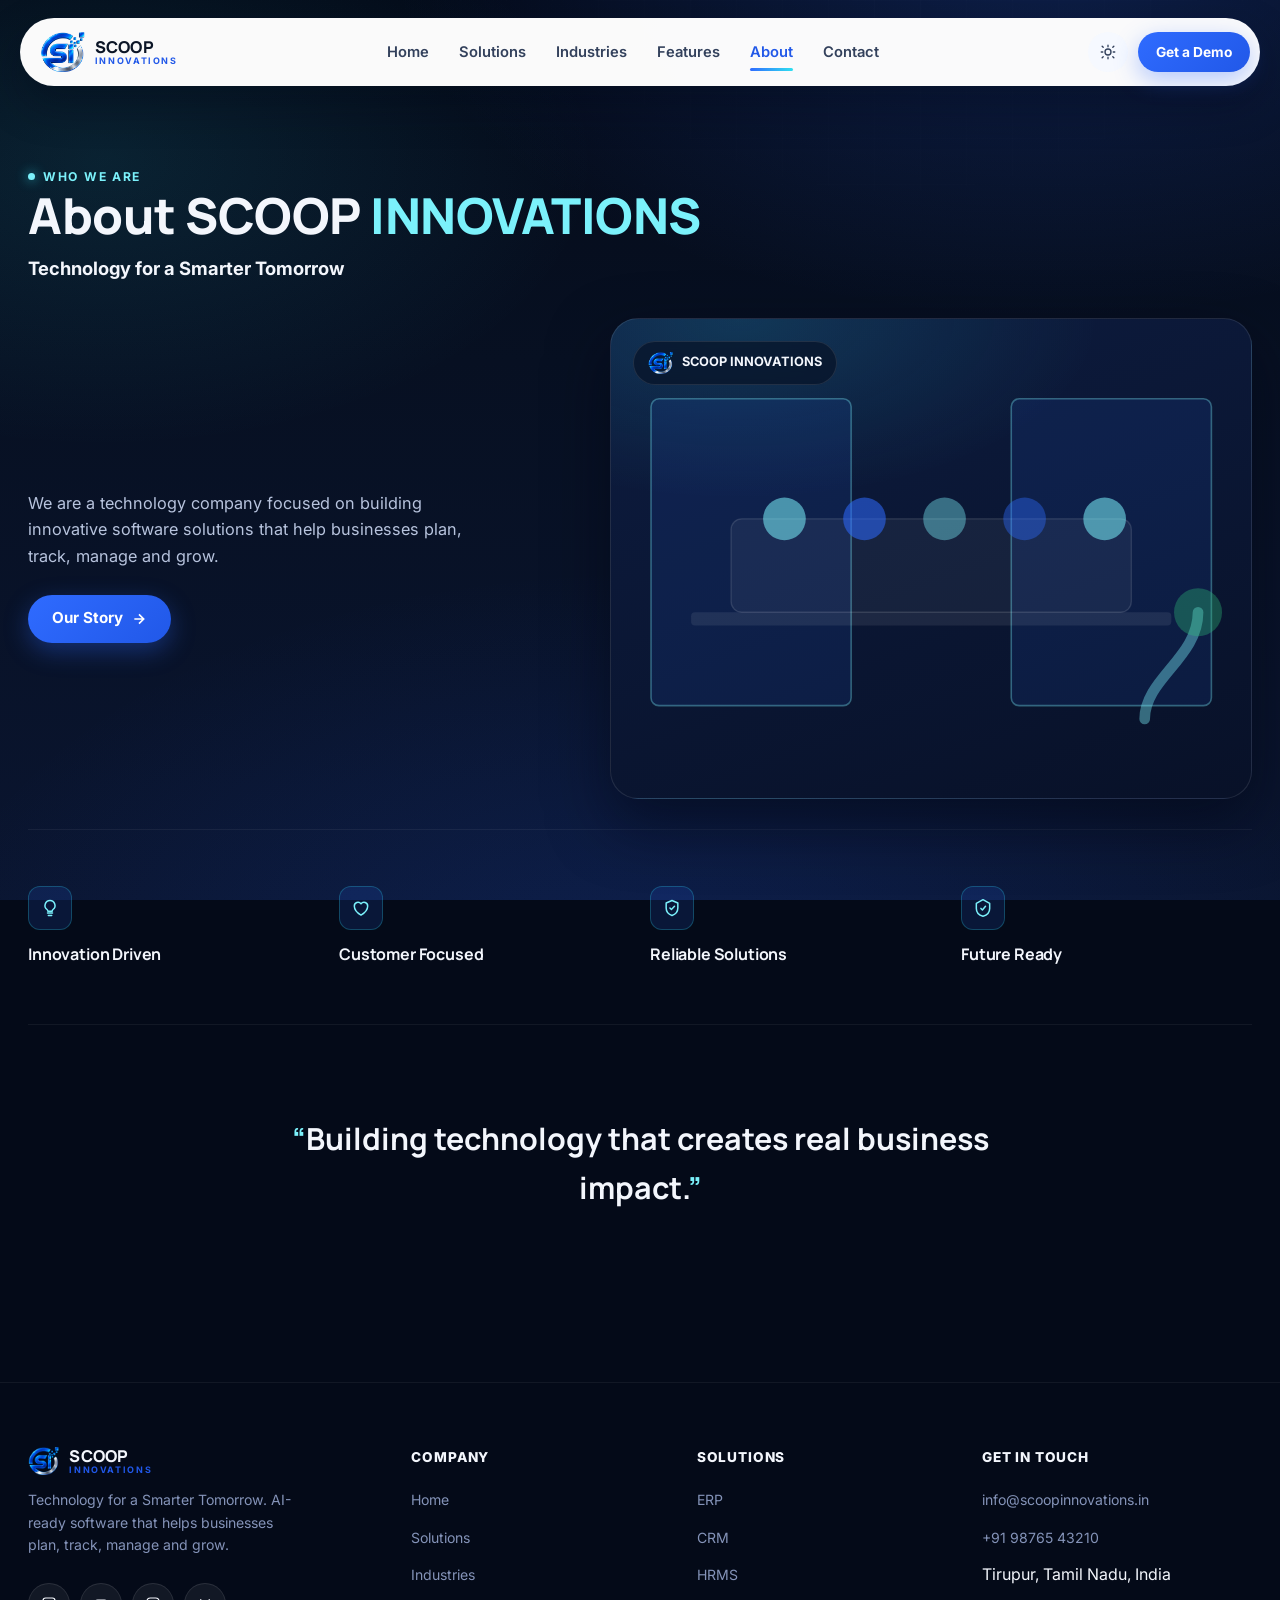
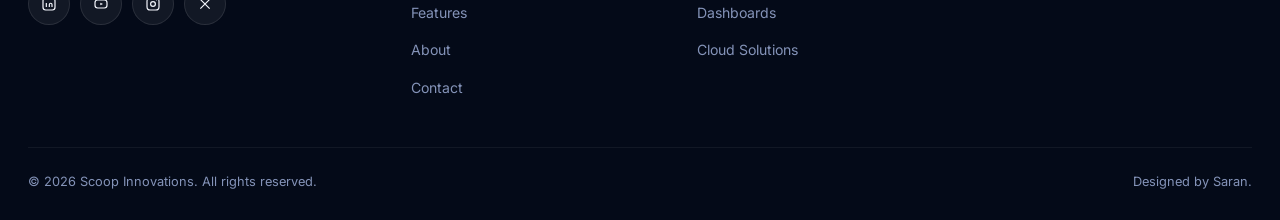
<file: about.html>
<!DOCTYPE html>
<html lang="en">
<head>
    <meta charset="UTF-8">
    <script>(function(){try{if(localStorage.getItem('scoop_theme')==='light'){document.documentElement.setAttribute('data-theme','light');}}catch(e){}})();</script>
    <meta name="viewport" content="width=device-width, initial-scale=1.0">
    <title>About | Scoop Innovations</title>
    <meta name="description" content="Scoop Innovations is a technology company building innovative software that helps businesses plan, track, manage and grow.">
    <link rel="preconnect" href="https://fonts.googleapis.com">
    <link rel="preconnect" href="https://fonts.gstatic.com" crossorigin>
    <link href="https://fonts.googleapis.com/css2?family=Inter:wght@400;500;600;700;800&family=Manrope:wght@600;700;800&display=swap" rel="stylesheet">
    <link rel="stylesheet" href="styles.css">
</head>
<body>
    <div class="page-backdrop"></div>
    <div class="grid-veil"></div>

    <div class="nav-wrap">
        <nav class="navbar">
            <a href="index.html" class="brand">
                <span class="brand-mark"><img src="assets/logo.gif" alt="Scoop Innovations" height="40"></span>
                <span class="brand-text-block"><span class="brand-name">SCOOP</span><span class="brand-sub">Innovations</span></span>
            </a>
            <ul class="nav-links">
                <li><a href="index.html">Home</a></li>
                <li><a href="solutions.html">Solutions</a></li>
                <li><a href="industries.html">Industries</a></li>
                <li><a href="features.html">Features</a></li>
                <li><a href="about.html" class="active">About</a></li>
                <li><a href="contact.html">Contact</a></li>
            </ul>
            <div class="nav-actions">
                <button type="button" class="theme-toggle-btn" onclick="toggleSiteTheme()" aria-label="Toggle light and dark theme" title="Toggle theme">
                    <svg class="icon-sun" width="18" height="18" viewBox="0 0 24 24" fill="none" stroke="currentColor" stroke-width="1.8" stroke-linecap="round" stroke-linejoin="round"><circle cx="12" cy="12" r="4"></circle><path d="M12 3v2M12 19v2M4.2 4.2l1.4 1.4M18.4 18.4l1.4 1.4M3 12h2M19 12h2M4.2 19.8l1.4-1.4M18.4 5.6l1.4-1.4"></path></svg>
                    <svg class="icon-moon" width="18" height="18" viewBox="0 0 24 24" fill="none" stroke="currentColor" stroke-width="1.8" stroke-linecap="round" stroke-linejoin="round"><path d="M20 14.5A8.5 8.5 0 1 1 9.5 4a7 7 0 0 0 10.5 10.5z"></path></svg>
                </button>
                <a href="contact.html" class="btn btn-primary btn-sm nav-cta">Get a Demo</a>
                <button type="button" class="hamburger-btn" onclick="toggleDrawer(true)" aria-label="Open menu">
                    <svg width="20" height="20" viewBox="0 0 24 24" fill="none" stroke="currentColor" stroke-width="2" stroke-linecap="round"><path d="M4 7h16M4 12h16M4 17h16"/></svg>
                </button>
            </div>
        </nav>
    </div>

    <div class="drawer-backdrop" id="drawer-backdrop" onclick="toggleDrawer(false)"></div>
    <aside class="mobile-drawer" id="mobile-drawer">
        <div class="drawer-top">
            <span class="brand-text-block"><span class="brand-name" style="color:var(--on-dark-100);">SCOOP</span><span class="brand-sub">Innovations</span></span>
            <button type="button" class="drawer-close" onclick="toggleDrawer(false)" aria-label="Close menu">&times;</button>
        </div>
        <nav class="drawer-links">
            <a href="index.html">Home</a>
            <a href="solutions.html">Solutions</a>
            <a href="industries.html">Industries</a>
            <a href="features.html">Features</a>
            <a href="about.html" class="active">About</a>
            <a href="contact.html">Contact</a>
        </nav>
        <button type="button" class="theme-toggle-row" onclick="toggleSiteTheme()">
            <span class="toggle-label">Switch to Light Mode</span>
            <span style="display:flex;align-items:center;">
                <svg class="icon-sun" width="18" height="18" viewBox="0 0 24 24" fill="none" stroke="currentColor" stroke-width="1.8" stroke-linecap="round" stroke-linejoin="round"><circle cx="12" cy="12" r="4"></circle><path d="M12 3v2M12 19v2M4.2 4.2l1.4 1.4M18.4 18.4l1.4 1.4M3 12h2M19 12h2M4.2 19.8l1.4-1.4M18.4 5.6l1.4-1.4"></path></svg>
                <svg class="icon-moon" width="18" height="18" viewBox="0 0 24 24" fill="none" stroke="currentColor" stroke-width="1.8" stroke-linecap="round" stroke-linejoin="round"><path d="M20 14.5A8.5 8.5 0 1 1 9.5 4a7 7 0 0 0 10.5 10.5z"></path></svg>
            </span>
        </button>
        <a href="contact.html" class="btn btn-primary" style="justify-content:center;">Get a Demo</a>
    </aside>

    <section class="page-hero" style="padding-bottom:20px;">
        <div class="container">
            <span class="eyebrow">Who We Are</span>
            <h1>About SCOOP <span class="text-cyan">INNOVATIONS</span></h1>
            <p class="subtitle" style="font-weight:700; color:var(--on-dark-100); font-size:1.15rem; margin-top:4px;">Technology for a Smarter Tomorrow</p>
        </div>
    </section>

    <section class="section-pad reveal" style="padding-top:14px;">
        <div class="container about-split">
            <div class="about-copy">
                <p>We are a technology company focused on building innovative software solutions that help businesses plan, track, manage and grow.</p>
                <a href="contact.html" class="btn btn-primary">
                    <span>Our Story</span>
                    <svg width="16" height="16" viewBox="0 0 24 24" fill="none" stroke="currentColor" stroke-width="2.5"><path d="M5 12h14M12 5l7 7-7 7"/></svg>
                </a>
            </div>

            <div class="office-panel" aria-hidden="true">
                <svg viewBox="0 0 480 360" preserveAspectRatio="xMidYMid slice">
                    <rect x="0" y="0" width="480" height="360" fill="none"></rect>
                    <rect x="30" y="60" width="150" height="230" rx="6" fill="rgba(47,107,255,0.10)" stroke="rgba(123,241,251,0.35)" stroke-width="1.2"></rect>
                    <rect x="300" y="60" width="150" height="230" rx="6" fill="rgba(47,107,255,0.10)" stroke="rgba(123,241,251,0.35)" stroke-width="1.2"></rect>
                    <rect x="60" y="220" width="360" height="10" rx="3" fill="rgba(255,255,255,0.08)"></rect>
                    <rect x="90" y="150" width="300" height="70" rx="8" fill="rgba(255,255,255,0.05)" stroke="rgba(255,255,255,0.12)"></rect>
                    <circle cx="130" cy="150" r="16" fill="rgba(123,241,251,0.55)"></circle>
                    <circle cx="190" cy="150" r="16" fill="rgba(47,107,255,0.55)"></circle>
                    <circle cx="250" cy="150" r="16" fill="rgba(123,241,251,0.4)"></circle>
                    <circle cx="310" cy="150" r="16" fill="rgba(47,107,255,0.4)"></circle>
                    <circle cx="370" cy="150" r="16" fill="rgba(123,241,251,0.55)"></circle>
                    <path d="M400 300c0-30 40-46 40-80" stroke="rgba(123,241,251,0.4)" stroke-width="8" fill="none" stroke-linecap="round"></path>
                    <circle cx="440" cy="220" r="18" fill="rgba(47,190,120,0.35)"></circle>
                </svg>
                <div class="office-badge">
                    <span class="brand-mark" style="width:26px;height:26px;border-radius:8px;"><img src="assets/logo.gif" alt="Scoop Innovations" height="22"></span>
                    SCOOP INNOVATIONS
                </div>
            </div>
        </div>

        <div class="container">
            <div class="values-row">
                <div class="value-item">
                    <span class="ico" style="width:44px;height:44px;border-radius:12px;background:rgba(47,107,255,0.14);border:1px solid rgba(47,224,240,0.25);color:var(--cyan-300);display:flex;align-items:center;justify-content:center;"><svg width="20" height="20" viewBox="0 0 24 24" fill="none" stroke="currentColor" stroke-width="1.8" stroke-linecap="round" stroke-linejoin="round"><path d="M9 18h6M10 21h4"></path><path d="M12 3a6 6 0 0 0-3.6 10.8c.6.5 1 1.2 1 2.2h5.2c0-1 .4-1.7 1-2.2A6 6 0 0 0 12 3z"></path></svg></span>
                    <h4>Innovation Driven</h4>
                </div>
                <div class="value-item">
                    <span class="ico" style="width:44px;height:44px;border-radius:12px;background:rgba(47,107,255,0.14);border:1px solid rgba(47,224,240,0.25);color:var(--cyan-300);display:flex;align-items:center;justify-content:center;"><svg width="20" height="20" viewBox="0 0 24 24" fill="none" stroke="currentColor" stroke-width="1.8" stroke-linecap="round" stroke-linejoin="round"><path d="M12 20.5S4 15.8 4 9.9A4.4 4.4 0 0 1 12 7a4.4 4.4 0 0 1 8 2.9c0 5.9-8 10.6-8 10.6z"></path></svg></span>
                    <h4>Customer Focused</h4>
                </div>
                <div class="value-item">
                    <span class="ico" style="width:44px;height:44px;border-radius:12px;background:rgba(47,107,255,0.14);border:1px solid rgba(47,224,240,0.25);color:var(--cyan-300);display:flex;align-items:center;justify-content:center;"><svg width="20" height="20" viewBox="0 0 24 24" fill="none" stroke="currentColor" stroke-width="1.8" stroke-linecap="round" stroke-linejoin="round"><path d="M12 3l7 3v6c0 4.6-3 7.6-7 9-4-1.4-7-4.4-7-9V6z"></path><path d="M9.5 12l1.8 1.8L15 10"></path></svg></span>
                    <h4>Reliable Solutions</h4>
                </div>
                <div class="value-item">
                    <span class="ico" style="width:44px;height:44px;border-radius:12px;background:rgba(47,107,255,0.14);border:1px solid rgba(47,224,240,0.25);color:var(--cyan-300);display:flex;align-items:center;justify-content:center;"><svg width="20" height="20" viewBox="0 0 24 24" fill="none" stroke="currentColor" stroke-width="1.8" stroke-linecap="round" stroke-linejoin="round"><path d="M12 2 4 6.5v6C4 17 7.5 20.7 12 22c4.5-1.3 8-5 8-9.5v-6z"></path><path d="M9.5 12.5l1.8 1.8L15 10"></path></svg></span>
                    <h4>Future Ready</h4>
                </div>
            </div>

            <p class="quote-banner">Building technology that creates real business impact.</p>
        </div>
    </section>

    <footer class="site-footer">
        <div class="container">
            <div class="footer-grid">
                <div class="footer-brand">
                    <a href="index.html" class="brand">
                        <span class="brand-mark"><img src="assets/logo.gif" alt="Scoop Innovations" height="28"></span>
                        <span class="brand-text-block"><span class="brand-name" style="color:var(--on-dark-100);">SCOOP</span><span class="brand-sub">Innovations</span></span>
                    </a>
                    <p>Technology for a Smarter Tomorrow. AI-ready software that helps businesses plan, track, manage and grow.</p>
                    <div class="social-row">
                        <a href="#" class="social-btn" aria-label="LinkedIn"><svg width="16" height="16" viewBox="0 0 24 24" fill="none" stroke="currentColor" stroke-width="1.8"><rect x="3" y="3" width="18" height="18" rx="4"></rect><path d="M8 10.5v6M8 7.8v.01M12.5 16.5v-3.6c0-1.2.8-2 2-2s2 .8 2 2v3.6"></path></svg></a>
                        <a href="#" class="social-btn" aria-label="YouTube"><svg width="16" height="16" viewBox="0 0 24 24" fill="none" stroke="currentColor" stroke-width="1.8"><rect x="3" y="6" width="18" height="12" rx="4"></rect><path d="M11 10l4 2-4 2z" fill="currentColor" stroke="none"></path></svg></a>
                        <a href="#" class="social-btn" aria-label="Instagram"><svg width="16" height="16" viewBox="0 0 24 24" fill="none" stroke="currentColor" stroke-width="1.8"><rect x="3" y="3" width="18" height="18" rx="5"></rect><circle cx="12" cy="12" r="3.6"></circle><circle cx="17" cy="7" r="0.6" fill="currentColor" stroke="none"></circle></svg></a>
                        <a href="#" class="social-btn" aria-label="X"><svg width="16" height="16" viewBox="0 0 24 24" fill="none" stroke="currentColor" stroke-width="1.8"><path d="M5 5l14 14M19 5 5 19"></path></svg></a>
                    </div>
                </div>
                <div class="footer-col">
                    <h5>Company</h5>
                    <ul>
                        <li><a href="index.html">Home</a></li>
                        <li><a href="solutions.html">Solutions</a></li>
                        <li><a href="industries.html">Industries</a></li>
                        <li><a href="features.html">Features</a></li>
                        <li><a href="about.html">About</a></li>
                        <li><a href="contact.html">Contact</a></li>
                    </ul>
                </div>
                <div class="footer-col">
                    <h5>Solutions</h5>
                    <ul>
                        <li><a href="solutions.html">ERP</a></li>
                        <li><a href="solutions.html">CRM</a></li>
                        <li><a href="solutions.html">HRMS</a></li>
                        <li><a href="solutions.html">Dashboards</a></li>
                        <li><a href="solutions.html">Cloud Solutions</a></li>
                    </ul>
                </div>
                <div class="footer-col">
                    <h5>Get in Touch</h5>
                    <ul>
                        <li><a href="mailto:info@scoopinnovations.in">info@scoopinnovations.in</a></li>
                        <li><a href="tel:+919876543210">+91 98765 43210</a></li>
                        <li><span>Tirupur, Tamil Nadu, India</span></li>
                    </ul>
                </div>
            </div>
            <div class="footer-bottom">
                <span>&copy; 2026 Scoop Innovations. All rights reserved.</span>
                <span>Designed by Saran.</span>
            </div>
        </div>
    </footer>

    <nav class="mobile-bottom-nav">
        <a href="index.html">
            <svg width="20" height="20" viewBox="0 0 24 24" fill="none" stroke="currentColor" stroke-width="2" stroke-linecap="round" stroke-linejoin="round"><path d="M4 11.5 12 4l8 7.5"></path><path d="M6 10v9h12v-9"></path></svg>
            Home
        </a>
        <a href="about.html" class="active">
            <svg width="20" height="20" viewBox="0 0 24 24" fill="none" stroke="currentColor" stroke-width="2" stroke-linecap="round" stroke-linejoin="round"><rect x="4" y="4" width="7" height="7" rx="1.4"></rect><rect x="13" y="4" width="7" height="7" rx="1.4"></rect><rect x="4" y="13" width="7" height="7" rx="1.4"></rect><rect x="13" y="13" width="7" height="7" rx="1.4"></rect></svg>
            About
        </a>
        <a href="contact.html">
            <svg width="20" height="20" viewBox="0 0 24 24" fill="none" stroke="currentColor" stroke-width="2" stroke-linecap="round" stroke-linejoin="round"><rect x="3.5" y="5" width="17" height="14" rx="2.4"></rect><path d="M4.5 6.5 12 12l7.5-5.5"></path></svg>
            Contact
        </a>
    </nav>

    <script src="site.js"></script>
</body>
</html>
</file>
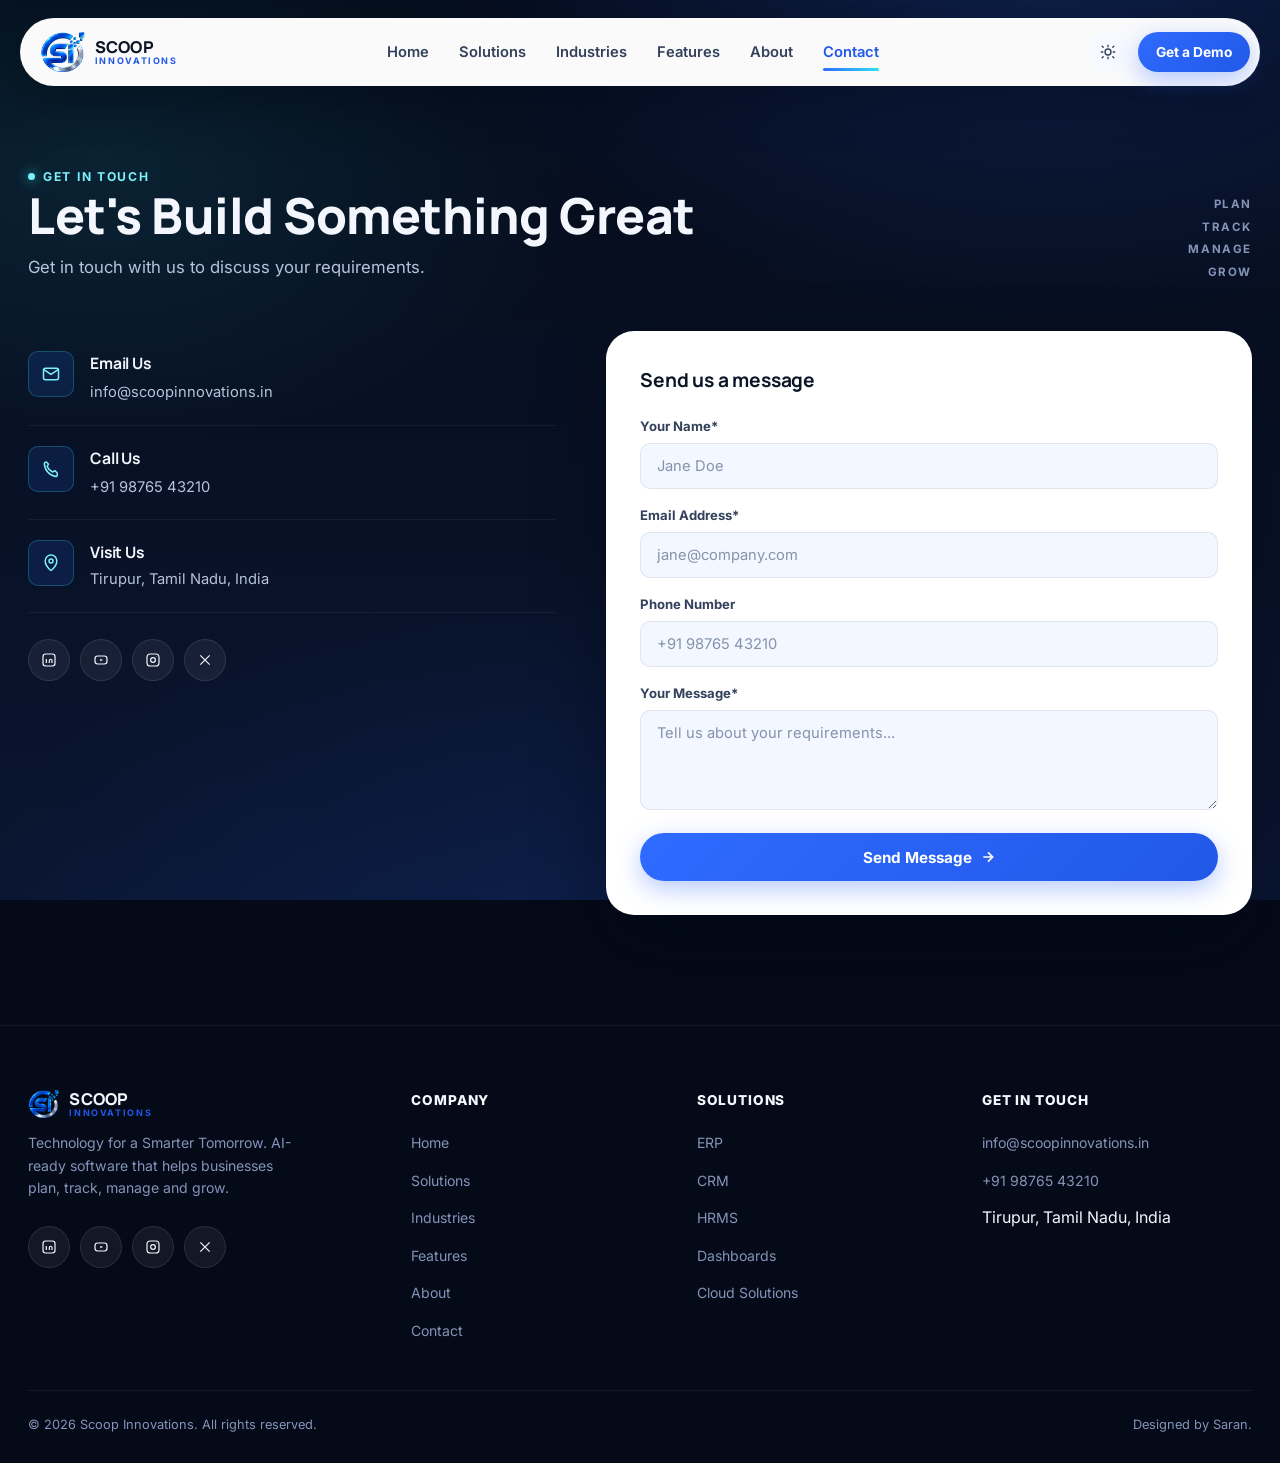
<file: contact.html>
<!DOCTYPE html>
<html lang="en">
<head>
    <meta charset="UTF-8">
    <script>(function(){try{if(localStorage.getItem('scoop_theme')==='light'){document.documentElement.setAttribute('data-theme','light');}}catch(e){}})();</script>
    <meta name="viewport" content="width=device-width, initial-scale=1.0">
    <title>Contact | Scoop Innovations</title>
    <meta name="description" content="Get in touch with Scoop Innovations to discuss your ERP, CRM, HRMS or custom software requirements.">
    <link rel="preconnect" href="https://fonts.googleapis.com">
    <link rel="preconnect" href="https://fonts.gstatic.com" crossorigin>
    <link href="https://fonts.googleapis.com/css2?family=Inter:wght@400;500;600;700;800&family=Manrope:wght@600;700;800&display=swap" rel="stylesheet">
    <link rel="stylesheet" href="styles.css">
</head>
<body>
    <div class="page-backdrop"></div>
    <div class="grid-veil"></div>

    <div class="nav-wrap">
        <nav class="navbar">
            <a href="index.html" class="brand">
                <span class="brand-mark"><img src="assets/logo.gif" alt="Scoop Innovations" height="40"></span>
                <span class="brand-text-block"><span class="brand-name">SCOOP</span><span class="brand-sub">Innovations</span></span>
            </a>
            <ul class="nav-links">
                <li><a href="index.html">Home</a></li>
                <li><a href="solutions.html">Solutions</a></li>
                <li><a href="industries.html">Industries</a></li>
                <li><a href="features.html">Features</a></li>
                <li><a href="about.html">About</a></li>
                <li><a href="contact.html" class="active">Contact</a></li>
            </ul>
            <div class="nav-actions">
                <button type="button" class="theme-toggle-btn" onclick="toggleSiteTheme()" aria-label="Toggle light and dark theme" title="Toggle theme">
                    <svg class="icon-sun" width="18" height="18" viewBox="0 0 24 24" fill="none" stroke="currentColor" stroke-width="1.8" stroke-linecap="round" stroke-linejoin="round"><circle cx="12" cy="12" r="4"></circle><path d="M12 3v2M12 19v2M4.2 4.2l1.4 1.4M18.4 18.4l1.4 1.4M3 12h2M19 12h2M4.2 19.8l1.4-1.4M18.4 5.6l1.4-1.4"></path></svg>
                    <svg class="icon-moon" width="18" height="18" viewBox="0 0 24 24" fill="none" stroke="currentColor" stroke-width="1.8" stroke-linecap="round" stroke-linejoin="round"><path d="M20 14.5A8.5 8.5 0 1 1 9.5 4a7 7 0 0 0 10.5 10.5z"></path></svg>
                </button>
                <a href="contact.html" class="btn btn-primary btn-sm nav-cta">Get a Demo</a>
                <button type="button" class="hamburger-btn" onclick="toggleDrawer(true)" aria-label="Open menu">
                    <svg width="20" height="20" viewBox="0 0 24 24" fill="none" stroke="currentColor" stroke-width="2" stroke-linecap="round"><path d="M4 7h16M4 12h16M4 17h16"/></svg>
                </button>
            </div>
        </nav>
    </div>

    <div class="drawer-backdrop" id="drawer-backdrop" onclick="toggleDrawer(false)"></div>
    <aside class="mobile-drawer" id="mobile-drawer">
        <div class="drawer-top">
            <span class="brand-text-block"><span class="brand-name" style="color:var(--on-dark-100);">SCOOP</span><span class="brand-sub">Innovations</span></span>
            <button type="button" class="drawer-close" onclick="toggleDrawer(false)" aria-label="Close menu">&times;</button>
        </div>
        <nav class="drawer-links">
            <a href="index.html">Home</a>
            <a href="solutions.html">Solutions</a>
            <a href="industries.html">Industries</a>
            <a href="features.html">Features</a>
            <a href="about.html">About</a>
            <a href="contact.html" class="active">Contact</a>
        </nav>
        <button type="button" class="theme-toggle-row" onclick="toggleSiteTheme()">
            <span class="toggle-label">Switch to Light Mode</span>
            <span style="display:flex;align-items:center;">
                <svg class="icon-sun" width="18" height="18" viewBox="0 0 24 24" fill="none" stroke="currentColor" stroke-width="1.8" stroke-linecap="round" stroke-linejoin="round"><circle cx="12" cy="12" r="4"></circle><path d="M12 3v2M12 19v2M4.2 4.2l1.4 1.4M18.4 18.4l1.4 1.4M3 12h2M19 12h2M4.2 19.8l1.4-1.4M18.4 5.6l1.4-1.4"></path></svg>
                <svg class="icon-moon" width="18" height="18" viewBox="0 0 24 24" fill="none" stroke="currentColor" stroke-width="1.8" stroke-linecap="round" stroke-linejoin="round"><path d="M20 14.5A8.5 8.5 0 1 1 9.5 4a7 7 0 0 0 10.5 10.5z"></path></svg>
            </span>
        </button>
        <a href="contact.html" class="btn btn-primary" style="justify-content:center;">Get a Demo</a>
    </aside>

    <section class="page-hero">
        <div class="container page-hero-top">
            <div>
                <span class="eyebrow">Get In Touch</span>
                <h1>Let's Build Something Great</h1>
                <p class="subtitle">Get in touch with us to discuss your requirements.</p>
            </div>
            <div class="hero-kicker-list">
                <span>Plan</span>
                <span>Track</span>
                <span>Manage</span>
                <span>Grow</span>
            </div>
        </div>
    </section>

    <section class="section-pad reveal" style="padding-top:10px;">
        <div class="container contact-split">
            <div>
                <div class="contact-info-item">
                    <span class="ico"><svg width="20" height="20" viewBox="0 0 24 24" fill="none" stroke="currentColor" stroke-width="1.8" stroke-linecap="round" stroke-linejoin="round"><rect x="3" y="5" width="18" height="14" rx="2.4"></rect><path d="M4 7l8 5.5L20 7"></path></svg></span>
                    <div>
                        <h4>Email Us</h4>
                        <a href="mailto:info@scoopinnovations.in">info@scoopinnovations.in</a>
                    </div>
                </div>
                <div class="contact-info-item">
                    <span class="ico"><svg width="20" height="20" viewBox="0 0 24 24" fill="none" stroke="currentColor" stroke-width="1.8" stroke-linecap="round" stroke-linejoin="round"><path d="M6 3.5 9 6l-1.6 3.2a13 13 0 0 0 6.4 6.4L17 14l2.5 3v2.5a1.5 1.5 0 0 1-1.6 1.5A16.5 16.5 0 0 1 4 5.6 1.5 1.5 0 0 1 5.5 4z"></path></svg></span>
                    <div>
                        <h4>Call Us</h4>
                        <a href="tel:+919876543210">+91 98765 43210</a>
                    </div>
                </div>
                <div class="contact-info-item">
                    <span class="ico"><svg width="20" height="20" viewBox="0 0 24 24" fill="none" stroke="currentColor" stroke-width="1.8" stroke-linecap="round" stroke-linejoin="round"><path d="M12 21s-7-5.8-7-11.5a7 7 0 0 1 14 0C19 15.2 12 21 12 21z"></path><circle cx="12" cy="9.5" r="2.4"></circle></svg></span>
                    <div>
                        <h4>Visit Us</h4>
                        <p>Tirupur, Tamil Nadu, India</p>
                    </div>
                </div>

                <div class="social-row">
                    <a href="#" class="social-btn" aria-label="LinkedIn"><svg width="16" height="16" viewBox="0 0 24 24" fill="none" stroke="currentColor" stroke-width="1.8"><rect x="3" y="3" width="18" height="18" rx="4"></rect><path d="M8 10.5v6M8 7.8v.01M12.5 16.5v-3.6c0-1.2.8-2 2-2s2 .8 2 2v3.6"></path></svg></a>
                    <a href="#" class="social-btn" aria-label="YouTube"><svg width="16" height="16" viewBox="0 0 24 24" fill="none" stroke="currentColor" stroke-width="1.8"><rect x="3" y="6" width="18" height="12" rx="4"></rect><path d="M11 10l4 2-4 2z" fill="currentColor" stroke="none"></path></svg></a>
                    <a href="#" class="social-btn" aria-label="Instagram"><svg width="16" height="16" viewBox="0 0 24 24" fill="none" stroke="currentColor" stroke-width="1.8"><rect x="3" y="3" width="18" height="18" rx="5"></rect><circle cx="12" cy="12" r="3.6"></circle><circle cx="17" cy="7" r="0.6" fill="currentColor" stroke="none"></circle></svg></a>
                    <a href="#" class="social-btn" aria-label="X"><svg width="16" height="16" viewBox="0 0 24 24" fill="none" stroke="currentColor" stroke-width="1.8"><path d="M5 5l14 14M19 5 5 19"></path></svg></a>
                </div>
            </div>

            <div class="contact-form-card">
                <h3>Send us a message</h3>
                <form id="contact-form" novalidate>
                    <div class="form-field">
                        <label for="cf-name">Your Name*</label>
                        <input type="text" id="cf-name" name="name" placeholder="Jane Doe" required>
                    </div>
                    <div class="form-field">
                        <label for="cf-email">Email Address*</label>
                        <input type="email" id="cf-email" name="email" placeholder="jane@company.com" required>
                    </div>
                    <div class="form-field">
                        <label for="cf-phone">Phone Number</label>
                        <input type="tel" id="cf-phone" name="phone" placeholder="+91 98765 43210">
                    </div>
                    <div class="form-field">
                        <label for="cf-message">Your Message*</label>
                        <textarea id="cf-message" name="message" placeholder="Tell us about your requirements..." required></textarea>
                    </div>
                    <button type="submit" class="btn btn-primary" style="width:100%; justify-content:center;">
                        <span>Send Message</span>
                        <svg width="16" height="16" viewBox="0 0 24 24" fill="none" stroke="currentColor" stroke-width="2.5"><path d="M5 12h14M12 5l7 7-7 7"/></svg>
                    </button>
                </form>
            </div>
        </div>
    </section>

    <footer class="site-footer">
        <div class="container">
            <div class="footer-grid">
                <div class="footer-brand">
                    <a href="index.html" class="brand">
                        <span class="brand-mark"><img src="assets/logo.gif" alt="Scoop Innovations" height="28"></span>
                        <span class="brand-text-block"><span class="brand-name" style="color:var(--on-dark-100);">SCOOP</span><span class="brand-sub">Innovations</span></span>
                    </a>
                    <p>Technology for a Smarter Tomorrow. AI-ready software that helps businesses plan, track, manage and grow.</p>
                    <div class="social-row">
                        <a href="#" class="social-btn" aria-label="LinkedIn"><svg width="16" height="16" viewBox="0 0 24 24" fill="none" stroke="currentColor" stroke-width="1.8"><rect x="3" y="3" width="18" height="18" rx="4"></rect><path d="M8 10.5v6M8 7.8v.01M12.5 16.5v-3.6c0-1.2.8-2 2-2s2 .8 2 2v3.6"></path></svg></a>
                        <a href="#" class="social-btn" aria-label="YouTube"><svg width="16" height="16" viewBox="0 0 24 24" fill="none" stroke="currentColor" stroke-width="1.8"><rect x="3" y="6" width="18" height="12" rx="4"></rect><path d="M11 10l4 2-4 2z" fill="currentColor" stroke="none"></path></svg></a>
                        <a href="#" class="social-btn" aria-label="Instagram"><svg width="16" height="16" viewBox="0 0 24 24" fill="none" stroke="currentColor" stroke-width="1.8"><rect x="3" y="3" width="18" height="18" rx="5"></rect><circle cx="12" cy="12" r="3.6"></circle><circle cx="17" cy="7" r="0.6" fill="currentColor" stroke="none"></circle></svg></a>
                        <a href="#" class="social-btn" aria-label="X"><svg width="16" height="16" viewBox="0 0 24 24" fill="none" stroke="currentColor" stroke-width="1.8"><path d="M5 5l14 14M19 5 5 19"></path></svg></a>
                    </div>
                </div>
                <div class="footer-col">
                    <h5>Company</h5>
                    <ul>
                        <li><a href="index.html">Home</a></li>
                        <li><a href="solutions.html">Solutions</a></li>
                        <li><a href="industries.html">Industries</a></li>
                        <li><a href="features.html">Features</a></li>
                        <li><a href="about.html">About</a></li>
                        <li><a href="contact.html">Contact</a></li>
                    </ul>
                </div>
                <div class="footer-col">
                    <h5>Solutions</h5>
                    <ul>
                        <li><a href="solutions.html">ERP</a></li>
                        <li><a href="solutions.html">CRM</a></li>
                        <li><a href="solutions.html">HRMS</a></li>
                        <li><a href="solutions.html">Dashboards</a></li>
                        <li><a href="solutions.html">Cloud Solutions</a></li>
                    </ul>
                </div>
                <div class="footer-col">
                    <h5>Get in Touch</h5>
                    <ul>
                        <li><a href="mailto:info@scoopinnovations.in">info@scoopinnovations.in</a></li>
                        <li><a href="tel:+919876543210">+91 98765 43210</a></li>
                        <li><span>Tirupur, Tamil Nadu, India</span></li>
                    </ul>
                </div>
            </div>
            <div class="footer-bottom">
                <span>&copy; 2026 Scoop Innovations. All rights reserved.</span>
                <span>Designed by Saran.</span>
            </div>
        </div>
    </footer>

    <nav class="mobile-bottom-nav">
        <a href="index.html">
            <svg width="20" height="20" viewBox="0 0 24 24" fill="none" stroke="currentColor" stroke-width="2" stroke-linecap="round" stroke-linejoin="round"><path d="M4 11.5 12 4l8 7.5"></path><path d="M6 10v9h12v-9"></path></svg>
            Home
        </a>
        <a href="solutions.html">
            <svg width="20" height="20" viewBox="0 0 24 24" fill="none" stroke="currentColor" stroke-width="2" stroke-linecap="round" stroke-linejoin="round"><rect x="4" y="4" width="7" height="7" rx="1.4"></rect><rect x="13" y="4" width="7" height="7" rx="1.4"></rect><rect x="4" y="13" width="7" height="7" rx="1.4"></rect><rect x="13" y="13" width="7" height="7" rx="1.4"></rect></svg>
            Solutions
        </a>
        <a href="contact.html" class="active">
            <svg width="20" height="20" viewBox="0 0 24 24" fill="none" stroke="currentColor" stroke-width="2" stroke-linecap="round" stroke-linejoin="round"><rect x="3.5" y="5" width="17" height="14" rx="2.4"></rect><path d="M4.5 6.5 12 12l7.5-5.5"></path></svg>
            Contact
        </a>
    </nav>

    <script src="site.js"></script>
</body>
</html>
</file>
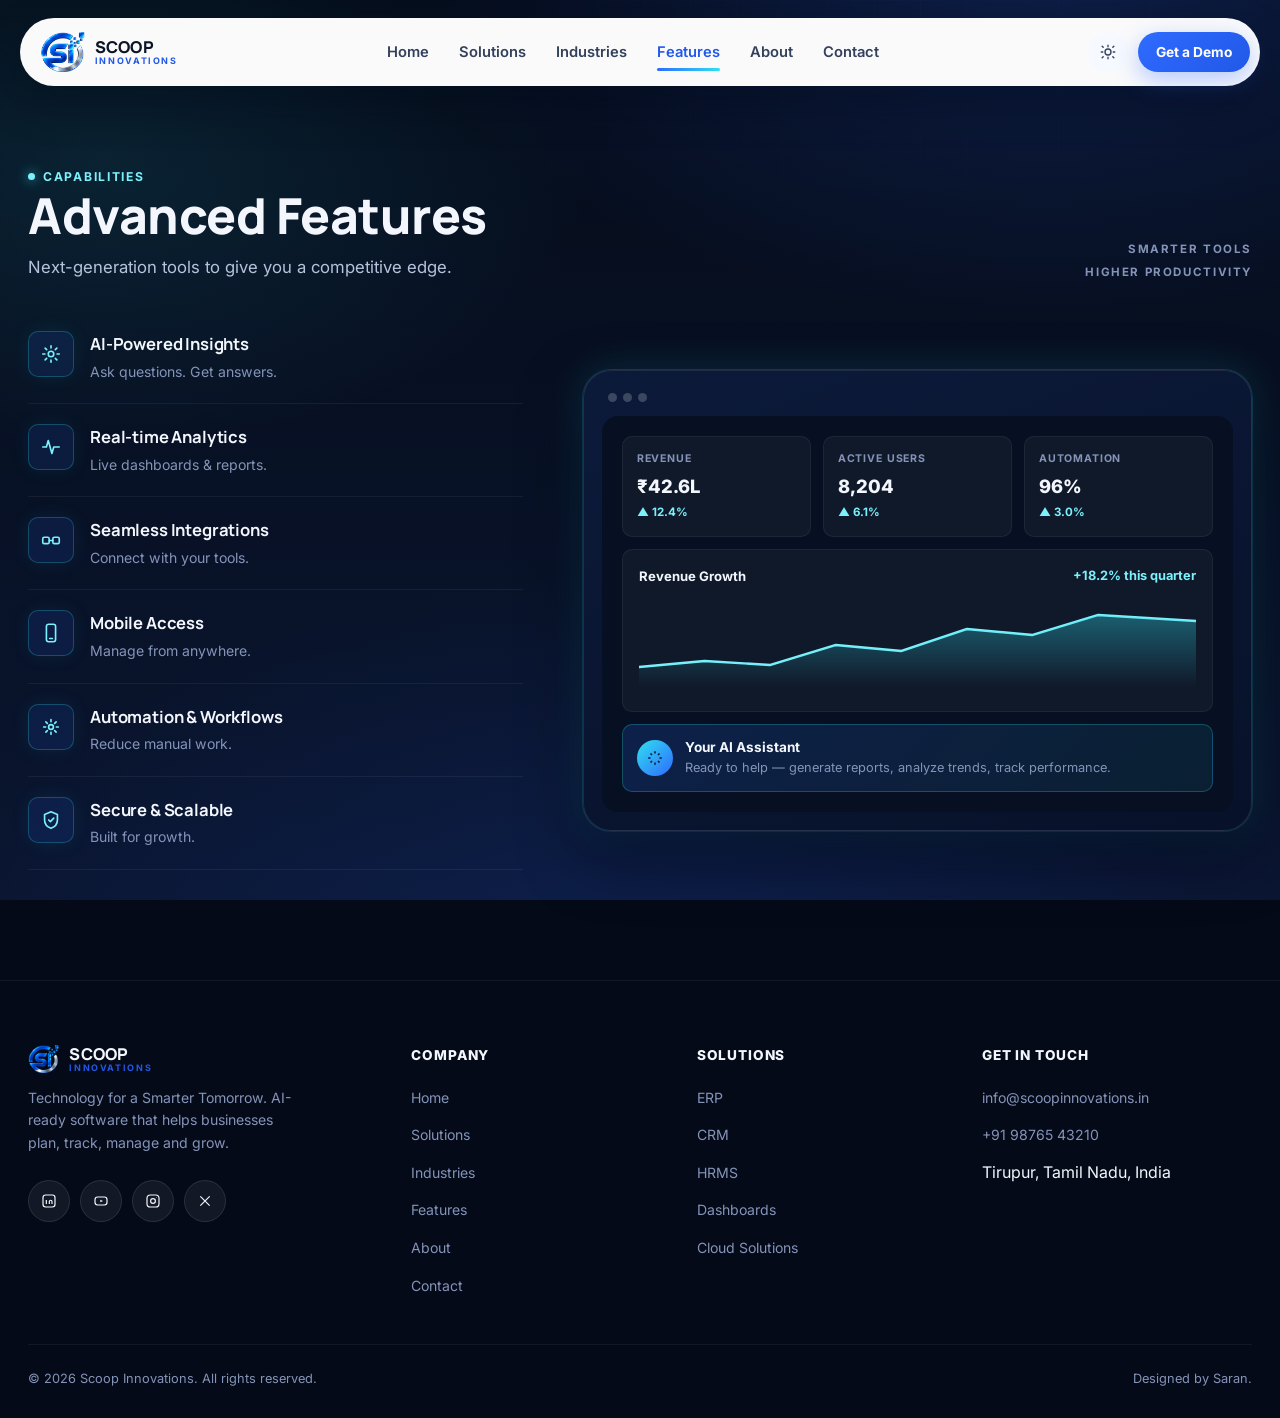
<file: features.html>
<!DOCTYPE html>
<html lang="en">
<head>
    <meta charset="UTF-8">
    <script>(function(){try{if(localStorage.getItem('scoop_theme')==='light'){document.documentElement.setAttribute('data-theme','light');}}catch(e){}})();</script>
    <meta name="viewport" content="width=device-width, initial-scale=1.0">
    <title>Features | Scoop Innovations</title>
    <meta name="description" content="AI-powered insights, real-time analytics, seamless integrations and secure, scalable infrastructure — the Scoop Innovations advantage.">
    <link rel="preconnect" href="https://fonts.googleapis.com">
    <link rel="preconnect" href="https://fonts.gstatic.com" crossorigin>
    <link href="https://fonts.googleapis.com/css2?family=Inter:wght@400;500;600;700;800&family=Manrope:wght@600;700;800&display=swap" rel="stylesheet">
    <link rel="stylesheet" href="styles.css">
</head>
<body>
    <div class="page-backdrop"></div>
    <div class="grid-veil"></div>

    <div class="nav-wrap">
        <nav class="navbar">
            <a href="index.html" class="brand">
                <span class="brand-mark"><img src="assets/logo.gif" alt="Scoop Innovations" height="40"></span>
                <span class="brand-text-block"><span class="brand-name">SCOOP</span><span class="brand-sub">Innovations</span></span>
            </a>
            <ul class="nav-links">
                <li><a href="index.html">Home</a></li>
                <li><a href="solutions.html">Solutions</a></li>
                <li><a href="industries.html">Industries</a></li>
                <li><a href="features.html" class="active">Features</a></li>
                <li><a href="about.html">About</a></li>
                <li><a href="contact.html">Contact</a></li>
            </ul>
            <div class="nav-actions">
                <button type="button" class="theme-toggle-btn" onclick="toggleSiteTheme()" aria-label="Toggle light and dark theme" title="Toggle theme">
                    <svg class="icon-sun" width="18" height="18" viewBox="0 0 24 24" fill="none" stroke="currentColor" stroke-width="1.8" stroke-linecap="round" stroke-linejoin="round"><circle cx="12" cy="12" r="4"></circle><path d="M12 3v2M12 19v2M4.2 4.2l1.4 1.4M18.4 18.4l1.4 1.4M3 12h2M19 12h2M4.2 19.8l1.4-1.4M18.4 5.6l1.4-1.4"></path></svg>
                    <svg class="icon-moon" width="18" height="18" viewBox="0 0 24 24" fill="none" stroke="currentColor" stroke-width="1.8" stroke-linecap="round" stroke-linejoin="round"><path d="M20 14.5A8.5 8.5 0 1 1 9.5 4a7 7 0 0 0 10.5 10.5z"></path></svg>
                </button>
                <a href="contact.html" class="btn btn-primary btn-sm nav-cta">Get a Demo</a>
                <button type="button" class="hamburger-btn" onclick="toggleDrawer(true)" aria-label="Open menu">
                    <svg width="20" height="20" viewBox="0 0 24 24" fill="none" stroke="currentColor" stroke-width="2" stroke-linecap="round"><path d="M4 7h16M4 12h16M4 17h16"/></svg>
                </button>
            </div>
        </nav>
    </div>

    <div class="drawer-backdrop" id="drawer-backdrop" onclick="toggleDrawer(false)"></div>
    <aside class="mobile-drawer" id="mobile-drawer">
        <div class="drawer-top">
            <span class="brand-text-block"><span class="brand-name" style="color:var(--on-dark-100);">SCOOP</span><span class="brand-sub">Innovations</span></span>
            <button type="button" class="drawer-close" onclick="toggleDrawer(false)" aria-label="Close menu">&times;</button>
        </div>
        <nav class="drawer-links">
            <a href="index.html">Home</a>
            <a href="solutions.html">Solutions</a>
            <a href="industries.html">Industries</a>
            <a href="features.html" class="active">Features</a>
            <a href="about.html">About</a>
            <a href="contact.html">Contact</a>
        </nav>
        <button type="button" class="theme-toggle-row" onclick="toggleSiteTheme()">
            <span class="toggle-label">Switch to Light Mode</span>
            <span style="display:flex;align-items:center;">
                <svg class="icon-sun" width="18" height="18" viewBox="0 0 24 24" fill="none" stroke="currentColor" stroke-width="1.8" stroke-linecap="round" stroke-linejoin="round"><circle cx="12" cy="12" r="4"></circle><path d="M12 3v2M12 19v2M4.2 4.2l1.4 1.4M18.4 18.4l1.4 1.4M3 12h2M19 12h2M4.2 19.8l1.4-1.4M18.4 5.6l1.4-1.4"></path></svg>
                <svg class="icon-moon" width="18" height="18" viewBox="0 0 24 24" fill="none" stroke="currentColor" stroke-width="1.8" stroke-linecap="round" stroke-linejoin="round"><path d="M20 14.5A8.5 8.5 0 1 1 9.5 4a7 7 0 0 0 10.5 10.5z"></path></svg>
            </span>
        </button>
        <a href="contact.html" class="btn btn-primary" style="justify-content:center;">Get a Demo</a>
    </aside>

    <section class="page-hero">
        <div class="container page-hero-top">
            <div>
                <span class="eyebrow">Capabilities</span>
                <h1>Advanced Features</h1>
                <p class="subtitle">Next-generation tools to give you a competitive edge.</p>
            </div>
            <div class="hero-kicker-list">
                <span>Smarter Tools</span>
                <span>Higher Productivity</span>
            </div>
        </div>
    </section>

    <section class="section-pad reveal" style="padding-top:10px;">
        <div class="container features-split">
            <div>
                <div class="feature-row">
                    <span class="ico"><svg width="22" height="22" viewBox="0 0 24 24" fill="none" stroke="currentColor" stroke-width="1.8" stroke-linecap="round" stroke-linejoin="round"><circle cx="12" cy="12" r="3"></circle><path d="M12 3v2.4M12 18.6V21M3 12h2.4M18.6 12H21M5.6 5.6l1.7 1.7M16.7 16.7l1.7 1.7M5.6 18.4l1.7-1.7M16.7 7.3l1.7-1.7"></path></svg></span>
                    <div>
                        <h4>AI-Powered Insights</h4>
                        <p>Ask questions. Get answers.</p>
                    </div>
                </div>
                <div class="feature-row">
                    <span class="ico"><svg width="22" height="22" viewBox="0 0 24 24" fill="none" stroke="currentColor" stroke-width="1.8" stroke-linecap="round" stroke-linejoin="round"><path d="M3 12h4l2-7 4 14 2-7h6"></path></svg></span>
                    <div>
                        <h4>Real-time Analytics</h4>
                        <p>Live dashboards &amp; reports.</p>
                    </div>
                </div>
                <div class="feature-row">
                    <span class="ico"><svg width="22" height="22" viewBox="0 0 24 24" fill="none" stroke="currentColor" stroke-width="1.8" stroke-linecap="round" stroke-linejoin="round"><rect x="3" y="9" width="7" height="7" rx="1.6"></rect><rect x="14" y="9" width="7" height="7" rx="1.6"></rect><path d="M10 12.5h4"></path></svg></span>
                    <div>
                        <h4>Seamless Integrations</h4>
                        <p>Connect with your tools.</p>
                    </div>
                </div>
                <div class="feature-row">
                    <span class="ico"><svg width="22" height="22" viewBox="0 0 24 24" fill="none" stroke="currentColor" stroke-width="1.8" stroke-linecap="round" stroke-linejoin="round"><rect x="7" y="2.5" width="10" height="19" rx="2.4"></rect><path d="M10.5 18h3"></path></svg></span>
                    <div>
                        <h4>Mobile Access</h4>
                        <p>Manage from anywhere.</p>
                    </div>
                </div>
                <div class="feature-row">
                    <span class="ico"><svg width="22" height="22" viewBox="0 0 24 24" fill="none" stroke="currentColor" stroke-width="1.8" stroke-linecap="round" stroke-linejoin="round"><circle cx="12" cy="12" r="2.6"></circle><path d="M12 4v2.2M12 17.8V20M4 12h2.2M17.8 12H20M6.4 6.4l1.6 1.6M16 16l1.6 1.6M6.4 17.6L8 16M16 8l1.6-1.6"></path></svg></span>
                    <div>
                        <h4>Automation &amp; Workflows</h4>
                        <p>Reduce manual work.</p>
                    </div>
                </div>
                <div class="feature-row">
                    <span class="ico"><svg width="22" height="22" viewBox="0 0 24 24" fill="none" stroke="currentColor" stroke-width="1.8" stroke-linecap="round" stroke-linejoin="round"><path d="M12 3l7 3v6c0 4.6-3 7.6-7 9-4-1.4-7-4.4-7-9V6z"></path><path d="M9.5 12l1.8 1.8L15 10"></path></svg></span>
                    <div>
                        <h4>Secure &amp; Scalable</h4>
                        <p>Built for growth.</p>
                    </div>
                </div>
            </div>

            <div class="mockup-frame">
                <div class="mockup-topbar"><span></span><span></span><span></span></div>
                <div class="mockup-body">
                    <div class="kpi-card">
                        <div class="k-label">Revenue</div>
                        <div class="k-val">₹42.6L</div>
                        <div class="k-delta">▲ 12.4%</div>
                    </div>
                    <div class="kpi-card">
                        <div class="k-label">Active Users</div>
                        <div class="k-val">8,204</div>
                        <div class="k-delta">▲ 6.1%</div>
                    </div>
                    <div class="kpi-card">
                        <div class="k-label">Automation</div>
                        <div class="k-val">96%</div>
                        <div class="k-delta">▲ 3.0%</div>
                    </div>

                    <div class="chart-card">
                        <div class="c-head"><span class="t">Revenue Growth</span><span class="v">+18.2% this quarter</span></div>
                        <svg viewBox="0 0 340 90" width="100%" height="90" preserveAspectRatio="none">
                            <defs>
                                <linearGradient id="fillGrad" x1="0" y1="0" x2="0" y2="1">
                                    <stop offset="0%" stop-color="#2fe0f0" stop-opacity="0.35"></stop>
                                    <stop offset="100%" stop-color="#2fe0f0" stop-opacity="0"></stop>
                                </linearGradient>
                            </defs>
                            <polyline points="0,70 40,64 80,68 120,48 160,54 200,32 240,38 280,18 340,24" fill="none" stroke="#7bf1fb" stroke-width="2.4" stroke-linecap="round" stroke-linejoin="round"></polyline>
                            <polygon points="0,70 40,64 80,68 120,48 160,54 200,32 240,38 280,18 340,24 340,90 0,90" fill="url(#fillGrad)"></polygon>
                        </svg>
                    </div>

                    <div class="ai-widget">
                        <span class="ai-avatar">
                            <svg width="18" height="18" viewBox="0 0 24 24" fill="none" stroke="currentColor" stroke-width="2"><path d="M12 3v3M12 18v3M3 12h3M18 12h3M6 6l2 2M16 16l2 2M6 18l2-2M16 8l2-2"></path></svg>
                        </span>
                        <div class="ai-text">
                            <b>Your AI Assistant</b>
                            <span>Ready to help — generate reports, analyze trends, track performance.</span>
                        </div>
                    </div>
                </div>
            </div>
        </div>
    </section>

    <footer class="site-footer">
        <div class="container">
            <div class="footer-grid">
                <div class="footer-brand">
                    <a href="index.html" class="brand">
                        <span class="brand-mark"><img src="assets/logo.gif" alt="Scoop Innovations" height="28"></span>
                        <span class="brand-text-block"><span class="brand-name" style="color:var(--on-dark-100);">SCOOP</span><span class="brand-sub">Innovations</span></span>
                    </a>
                    <p>Technology for a Smarter Tomorrow. AI-ready software that helps businesses plan, track, manage and grow.</p>
                    <div class="social-row">
                        <a href="#" class="social-btn" aria-label="LinkedIn"><svg width="16" height="16" viewBox="0 0 24 24" fill="none" stroke="currentColor" stroke-width="1.8"><rect x="3" y="3" width="18" height="18" rx="4"></rect><path d="M8 10.5v6M8 7.8v.01M12.5 16.5v-3.6c0-1.2.8-2 2-2s2 .8 2 2v3.6"></path></svg></a>
                        <a href="#" class="social-btn" aria-label="YouTube"><svg width="16" height="16" viewBox="0 0 24 24" fill="none" stroke="currentColor" stroke-width="1.8"><rect x="3" y="6" width="18" height="12" rx="4"></rect><path d="M11 10l4 2-4 2z" fill="currentColor" stroke="none"></path></svg></a>
                        <a href="#" class="social-btn" aria-label="Instagram"><svg width="16" height="16" viewBox="0 0 24 24" fill="none" stroke="currentColor" stroke-width="1.8"><rect x="3" y="3" width="18" height="18" rx="5"></rect><circle cx="12" cy="12" r="3.6"></circle><circle cx="17" cy="7" r="0.6" fill="currentColor" stroke="none"></circle></svg></a>
                        <a href="#" class="social-btn" aria-label="X"><svg width="16" height="16" viewBox="0 0 24 24" fill="none" stroke="currentColor" stroke-width="1.8"><path d="M5 5l14 14M19 5 5 19"></path></svg></a>
                    </div>
                </div>
                <div class="footer-col">
                    <h5>Company</h5>
                    <ul>
                        <li><a href="index.html">Home</a></li>
                        <li><a href="solutions.html">Solutions</a></li>
                        <li><a href="industries.html">Industries</a></li>
                        <li><a href="features.html">Features</a></li>
                        <li><a href="about.html">About</a></li>
                        <li><a href="contact.html">Contact</a></li>
                    </ul>
                </div>
                <div class="footer-col">
                    <h5>Solutions</h5>
                    <ul>
                        <li><a href="solutions.html">ERP</a></li>
                        <li><a href="solutions.html">CRM</a></li>
                        <li><a href="solutions.html">HRMS</a></li>
                        <li><a href="solutions.html">Dashboards</a></li>
                        <li><a href="solutions.html">Cloud Solutions</a></li>
                    </ul>
                </div>
                <div class="footer-col">
                    <h5>Get in Touch</h5>
                    <ul>
                        <li><a href="mailto:info@scoopinnovations.in">info@scoopinnovations.in</a></li>
                        <li><a href="tel:+919876543210">+91 98765 43210</a></li>
                        <li><span>Tirupur, Tamil Nadu, India</span></li>
                    </ul>
                </div>
            </div>
            <div class="footer-bottom">
                <span>&copy; 2026 Scoop Innovations. All rights reserved.</span>
                <span>Designed by Saran.</span>
            </div>
        </div>
    </footer>

    <nav class="mobile-bottom-nav">
        <a href="index.html">
            <svg width="20" height="20" viewBox="0 0 24 24" fill="none" stroke="currentColor" stroke-width="2" stroke-linecap="round" stroke-linejoin="round"><path d="M4 11.5 12 4l8 7.5"></path><path d="M6 10v9h12v-9"></path></svg>
            Home
        </a>
        <a href="features.html" class="active">
            <svg width="20" height="20" viewBox="0 0 24 24" fill="none" stroke="currentColor" stroke-width="2" stroke-linecap="round" stroke-linejoin="round"><rect x="4" y="4" width="7" height="7" rx="1.4"></rect><rect x="13" y="4" width="7" height="7" rx="1.4"></rect><rect x="4" y="13" width="7" height="7" rx="1.4"></rect><rect x="13" y="13" width="7" height="7" rx="1.4"></rect></svg>
            Features
        </a>
        <a href="contact.html">
            <svg width="20" height="20" viewBox="0 0 24 24" fill="none" stroke="currentColor" stroke-width="2" stroke-linecap="round" stroke-linejoin="round"><rect x="3.5" y="5" width="17" height="14" rx="2.4"></rect><path d="M4.5 6.5 12 12l7.5-5.5"></path></svg>
            Contact
        </a>
    </nav>

    <script src="site.js"></script>
</body>
</html>
</file>
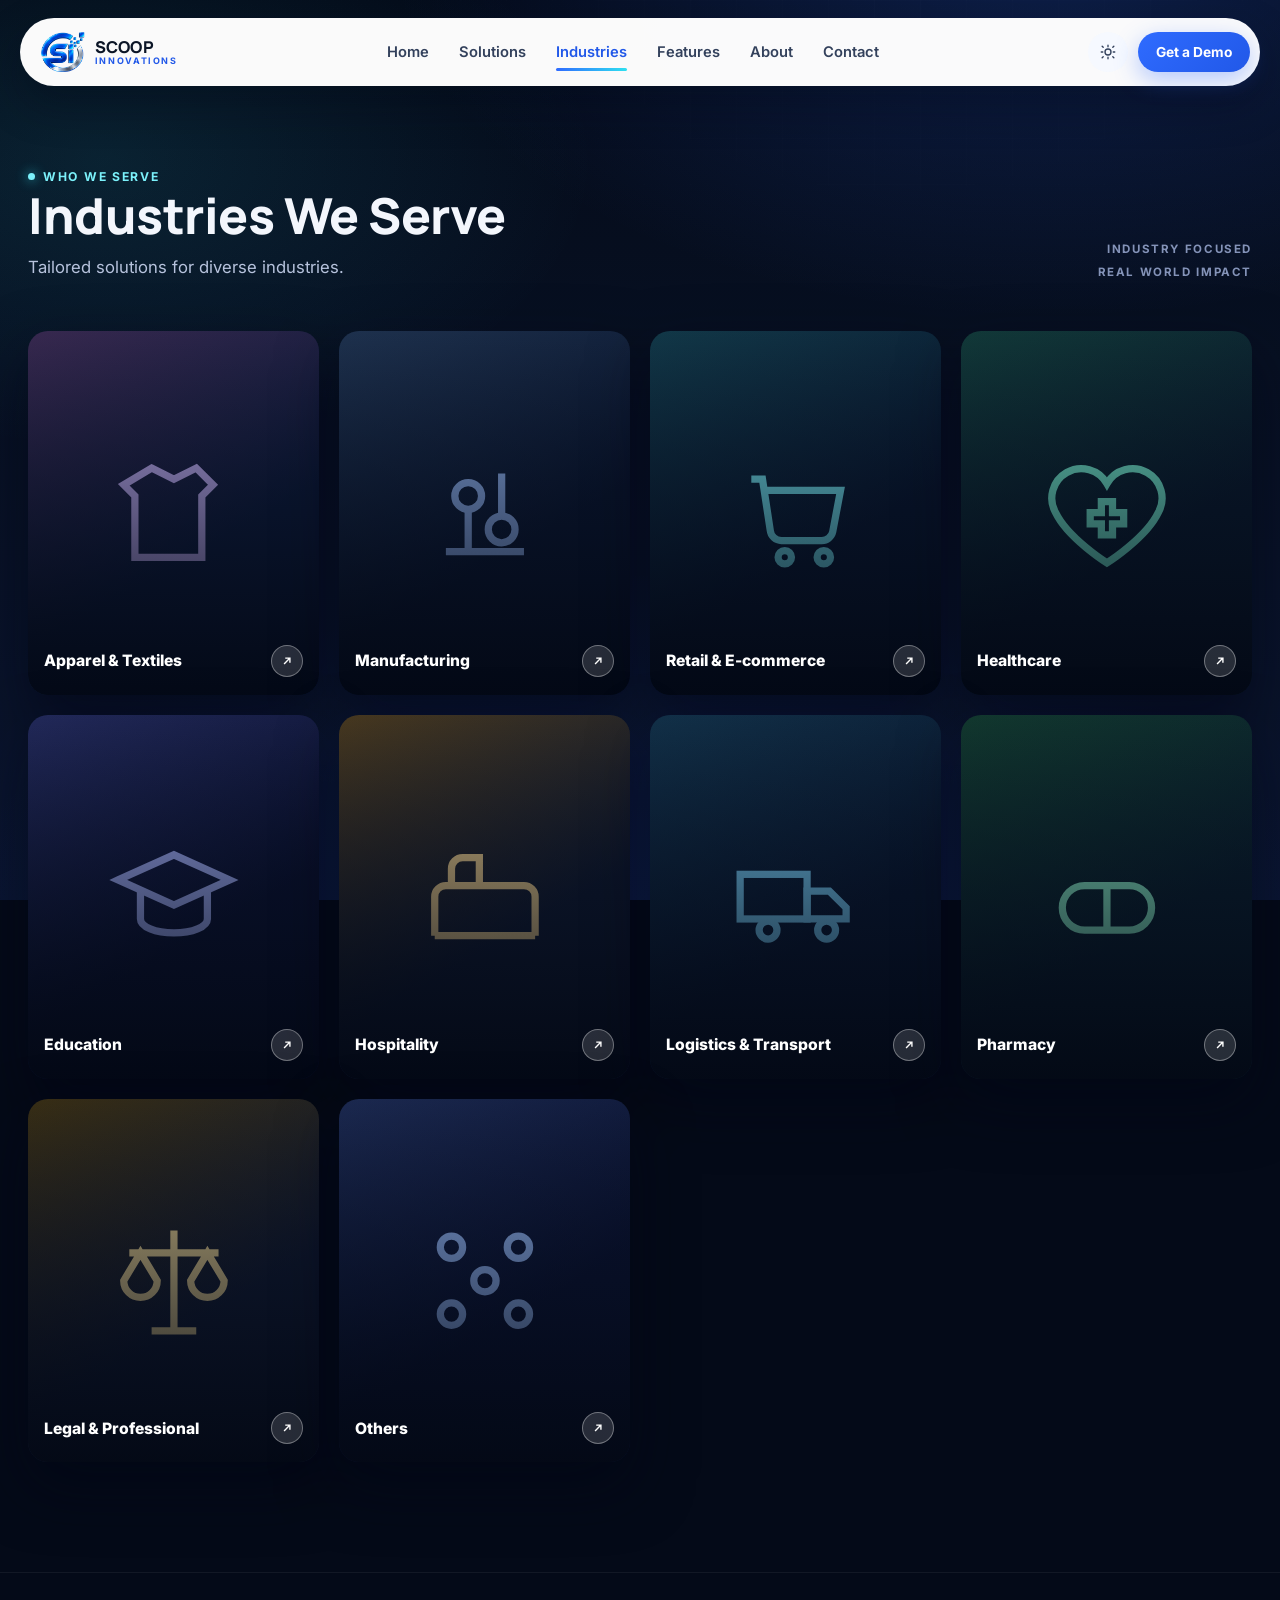
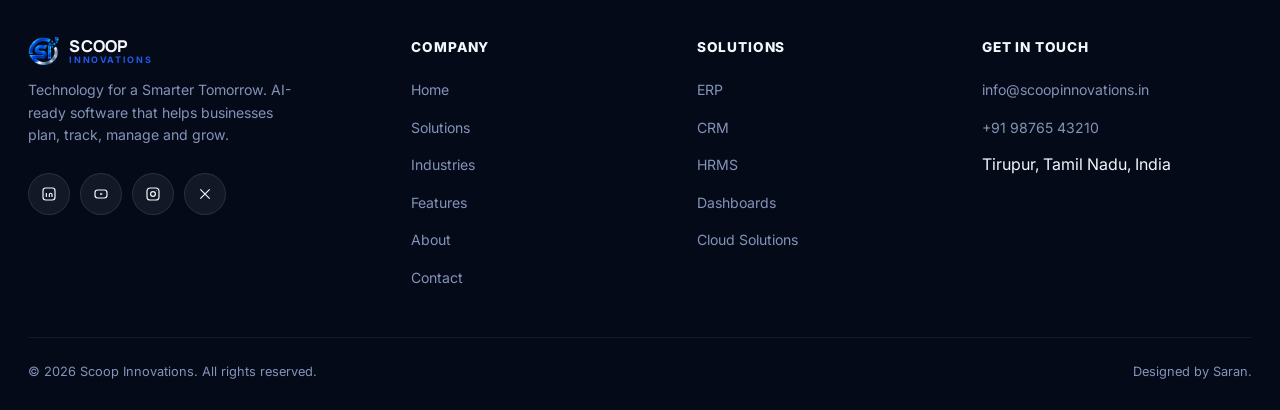
<file: industries.html>
<!DOCTYPE html>
<html lang="en">
<head>
    <meta charset="UTF-8">
    <script>(function(){try{if(localStorage.getItem('scoop_theme')==='light'){document.documentElement.setAttribute('data-theme','light');}}catch(e){}})();</script>
    <meta name="viewport" content="width=device-width, initial-scale=1.0">
    <title>Industries | Scoop Innovations</title>
    <meta name="description" content="Tailored Scoop Innovations software for Apparel, Manufacturing, Retail, Healthcare, Education, Hospitality, Logistics, Pharmacy and Legal.">
    <link rel="preconnect" href="https://fonts.googleapis.com">
    <link rel="preconnect" href="https://fonts.gstatic.com" crossorigin>
    <link href="https://fonts.googleapis.com/css2?family=Inter:wght@400;500;600;700;800&family=Manrope:wght@600;700;800&display=swap" rel="stylesheet">
    <link rel="stylesheet" href="styles.css">
    <style>
        .industry-card .art { display: flex; align-items: center; justify-content: center; }
        .industry-card .art svg { width: 46%; height: 46%; opacity: 0.9; }
    </style>
</head>
<body>
    <div class="page-backdrop"></div>
    <div class="grid-veil"></div>

    <div class="nav-wrap">
        <nav class="navbar">
            <a href="index.html" class="brand">
                <span class="brand-mark"><img src="assets/logo.gif" alt="Scoop Innovations" height="40"></span>
                <span class="brand-text-block"><span class="brand-name">SCOOP</span><span class="brand-sub">Innovations</span></span>
            </a>
            <ul class="nav-links">
                <li><a href="index.html">Home</a></li>
                <li><a href="solutions.html">Solutions</a></li>
                <li><a href="industries.html" class="active">Industries</a></li>
                <li><a href="features.html">Features</a></li>
                <li><a href="about.html">About</a></li>
                <li><a href="contact.html">Contact</a></li>
            </ul>
            <div class="nav-actions">
                <button type="button" class="theme-toggle-btn" onclick="toggleSiteTheme()" aria-label="Toggle light and dark theme" title="Toggle theme">
                    <svg class="icon-sun" width="18" height="18" viewBox="0 0 24 24" fill="none" stroke="currentColor" stroke-width="1.8" stroke-linecap="round" stroke-linejoin="round"><circle cx="12" cy="12" r="4"></circle><path d="M12 3v2M12 19v2M4.2 4.2l1.4 1.4M18.4 18.4l1.4 1.4M3 12h2M19 12h2M4.2 19.8l1.4-1.4M18.4 5.6l1.4-1.4"></path></svg>
                    <svg class="icon-moon" width="18" height="18" viewBox="0 0 24 24" fill="none" stroke="currentColor" stroke-width="1.8" stroke-linecap="round" stroke-linejoin="round"><path d="M20 14.5A8.5 8.5 0 1 1 9.5 4a7 7 0 0 0 10.5 10.5z"></path></svg>
                </button>
                <a href="contact.html" class="btn btn-primary btn-sm nav-cta">Get a Demo</a>
                <button type="button" class="hamburger-btn" onclick="toggleDrawer(true)" aria-label="Open menu">
                    <svg width="20" height="20" viewBox="0 0 24 24" fill="none" stroke="currentColor" stroke-width="2" stroke-linecap="round"><path d="M4 7h16M4 12h16M4 17h16"/></svg>
                </button>
            </div>
        </nav>
    </div>

    <div class="drawer-backdrop" id="drawer-backdrop" onclick="toggleDrawer(false)"></div>
    <aside class="mobile-drawer" id="mobile-drawer">
        <div class="drawer-top">
            <span class="brand-text-block"><span class="brand-name" style="color:var(--on-dark-100);">SCOOP</span><span class="brand-sub">Innovations</span></span>
            <button type="button" class="drawer-close" onclick="toggleDrawer(false)" aria-label="Close menu">&times;</button>
        </div>
        <nav class="drawer-links">
            <a href="index.html">Home</a>
            <a href="solutions.html">Solutions</a>
            <a href="industries.html" class="active">Industries</a>
            <a href="features.html">Features</a>
            <a href="about.html">About</a>
            <a href="contact.html">Contact</a>
        </nav>
        <button type="button" class="theme-toggle-row" onclick="toggleSiteTheme()">
            <span class="toggle-label">Switch to Light Mode</span>
            <span style="display:flex;align-items:center;">
                <svg class="icon-sun" width="18" height="18" viewBox="0 0 24 24" fill="none" stroke="currentColor" stroke-width="1.8" stroke-linecap="round" stroke-linejoin="round"><circle cx="12" cy="12" r="4"></circle><path d="M12 3v2M12 19v2M4.2 4.2l1.4 1.4M18.4 18.4l1.4 1.4M3 12h2M19 12h2M4.2 19.8l1.4-1.4M18.4 5.6l1.4-1.4"></path></svg>
                <svg class="icon-moon" width="18" height="18" viewBox="0 0 24 24" fill="none" stroke="currentColor" stroke-width="1.8" stroke-linecap="round" stroke-linejoin="round"><path d="M20 14.5A8.5 8.5 0 1 1 9.5 4a7 7 0 0 0 10.5 10.5z"></path></svg>
            </span>
        </button>
        <a href="contact.html" class="btn btn-primary" style="justify-content:center;">Get a Demo</a>
    </aside>

    <section class="page-hero">
        <div class="container page-hero-top">
            <div>
                <span class="eyebrow">Who We Serve</span>
                <h1>Industries We Serve</h1>
                <p class="subtitle">Tailored solutions for diverse industries.</p>
            </div>
            <div class="hero-kicker-list">
                <span>Industry Focused</span>
                <span>Real World Impact</span>
            </div>
        </div>
    </section>

    <section class="section-pad reveal" style="padding-top:10px;">
        <div class="container">
            <div class="industries-grid">
                <a href="contact.html" class="industry-card">
                    <div class="art" style="background:linear-gradient(150deg,#3a2a52 0%,#0e1c3c 60%);">
                        <svg viewBox="0 0 24 24" fill="none" stroke="#cdb8ff" stroke-width="1.3"><path d="M8 4l4 2 4-2 3 3-2 2v11H5V9L3 7z"/></svg>
                    </div>
                    <div class="overlay"></div>
                    <div class="label-row"><span class="name">Apparel &amp; Textiles</span><span class="arrow-btn"><svg width="14" height="14" viewBox="0 0 24 24" fill="none" stroke="currentColor" stroke-width="2.4"><path d="M7 17 17 7M9 7h8v8"/></svg></span></div>
                </a>
                <a href="contact.html" class="industry-card">
                    <div class="art" style="background:linear-gradient(150deg,#1f3350 0%,#0b1730 60%);">
                        <svg viewBox="0 0 24 24" fill="none" stroke="#9cc0ff" stroke-width="1.3"><circle cx="9" cy="9" r="2.4"/><circle cx="15" cy="15" r="2.4"/><path d="M9 11.4V19M15 12.6V5M5 19h14"/></svg>
                    </div>
                    <div class="overlay"></div>
                    <div class="label-row"><span class="name">Manufacturing</span><span class="arrow-btn"><svg width="14" height="14" viewBox="0 0 24 24" fill="none" stroke="currentColor" stroke-width="2.4"><path d="M7 17 17 7M9 7h8v8"/></svg></span></div>
                </a>
                <a href="contact.html" class="industry-card">
                    <div class="art" style="background:linear-gradient(150deg,#123a4a 0%,#0a1830 60%);">
                        <svg viewBox="0 0 24 24" fill="none" stroke="#7bf1fb" stroke-width="1.3"><path d="M4 6h2l1.4 9.2A2 2 0 0 0 9.4 17h7.2a2 2 0 0 0 2-1.6L20 8H6.4"/><circle cx="10" cy="20" r="1.2"/><circle cx="17" cy="20" r="1.2"/></svg>
                    </div>
                    <div class="overlay"></div>
                    <div class="label-row"><span class="name">Retail &amp; E-commerce</span><span class="arrow-btn"><svg width="14" height="14" viewBox="0 0 24 24" fill="none" stroke="currentColor" stroke-width="2.4"><path d="M7 17 17 7M9 7h8v8"/></svg></span></div>
                </a>
                <a href="contact.html" class="industry-card">
                    <div class="art" style="background:linear-gradient(150deg,#123b3a 0%,#0a1a2c 60%);">
                        <svg viewBox="0 0 24 24" fill="none" stroke="#7bf7d6" stroke-width="1.3"><path d="M12 21s-7-4.4-9.2-9A5 5 0 0 1 12 6.8 5 5 0 0 1 21.2 12C19 16.6 12 21 12 21z"/><path d="M9 12h2v-2h2v2h2v2h-2v2h-2v-2H9z"/></svg>
                    </div>
                    <div class="overlay"></div>
                    <div class="label-row"><span class="name">Healthcare</span><span class="arrow-btn"><svg width="14" height="14" viewBox="0 0 24 24" fill="none" stroke="currentColor" stroke-width="2.4"><path d="M7 17 17 7M9 7h8v8"/></svg></span></div>
                </a>
                <a href="contact.html" class="industry-card">
                    <div class="art" style="background:linear-gradient(150deg,#232a5c 0%,#0b1230 60%);">
                        <svg viewBox="0 0 24 24" fill="none" stroke="#a9b6ff" stroke-width="1.3"><path d="M2 9l10-4.5L22 9l-10 4.5L2 9z"/><path d="M6 11v5c0 1.4 2.7 2.5 6 2.5s6-1.1 6-2.5v-5"/></svg>
                    </div>
                    <div class="overlay"></div>
                    <div class="label-row"><span class="name">Education</span><span class="arrow-btn"><svg width="14" height="14" viewBox="0 0 24 24" fill="none" stroke="currentColor" stroke-width="2.4"><path d="M7 17 17 7M9 7h8v8"/></svg></span></div>
                </a>
                <a href="contact.html" class="industry-card">
                    <div class="art" style="background:linear-gradient(150deg,#4a3a1f 0%,#101a30 60%);">
                        <svg viewBox="0 0 24 24" fill="none" stroke="#f3d38f" stroke-width="1.3"><path d="M3 19v-7a2 2 0 0 1 2-2h14a2 2 0 0 1 2 2v7"/><path d="M3 19h18M6 10V7a2 2 0 0 1 2-2h3v5"/></svg>
                    </div>
                    <div class="overlay"></div>
                    <div class="label-row"><span class="name">Hospitality</span><span class="arrow-btn"><svg width="14" height="14" viewBox="0 0 24 24" fill="none" stroke="currentColor" stroke-width="2.4"><path d="M7 17 17 7M9 7h8v8"/></svg></span></div>
                </a>
                <a href="contact.html" class="industry-card">
                    <div class="art" style="background:linear-gradient(150deg,#12324a 0%,#0a1830 60%);">
                        <svg viewBox="0 0 24 24" fill="none" stroke="#7bd3fb" stroke-width="1.3"><rect x="2" y="8" width="12" height="8"/><path d="M14 11h4l3 3v2h-7z"/><circle cx="7" cy="18" r="1.6"/><circle cx="17.5" cy="18" r="1.6"/></svg>
                    </div>
                    <div class="overlay"></div>
                    <div class="label-row"><span class="name">Logistics &amp; Transport</span><span class="arrow-btn"><svg width="14" height="14" viewBox="0 0 24 24" fill="none" stroke="currentColor" stroke-width="2.4"><path d="M7 17 17 7M9 7h8v8"/></svg></span></div>
                </a>
                <a href="contact.html" class="industry-card">
                    <div class="art" style="background:linear-gradient(150deg,#123a2f 0%,#0a1e2c 60%);">
                        <svg viewBox="0 0 24 24" fill="none" stroke="#8df3c9" stroke-width="1.3"><rect x="4" y="10" width="16" height="8" rx="4"/><path d="M12 10v8"/></svg>
                    </div>
                    <div class="overlay"></div>
                    <div class="label-row"><span class="name">Pharmacy</span><span class="arrow-btn"><svg width="14" height="14" viewBox="0 0 24 24" fill="none" stroke="currentColor" stroke-width="2.4"><path d="M7 17 17 7M9 7h8v8"/></svg></span></div>
                </a>
                <a href="contact.html" class="industry-card">
                    <div class="art" style="background:linear-gradient(150deg,#3a2f14 0%,#111a30 60%);">
                        <svg viewBox="0 0 24 24" fill="none" stroke="#e6cf8f" stroke-width="1.3"><path d="M12 3v18M6 7l-3 5a3 3 0 0 0 6 0zM18 7l-3 5a3 3 0 0 0 6 0zM4 7h16M8 21h8"/></svg>
                    </div>
                    <div class="overlay"></div>
                    <div class="label-row"><span class="name">Legal &amp; Professional</span><span class="arrow-btn"><svg width="14" height="14" viewBox="0 0 24 24" fill="none" stroke="currentColor" stroke-width="2.4"><path d="M7 17 17 7M9 7h8v8"/></svg></span></div>
                </a>
                <a href="contact.html" class="industry-card">
                    <div class="art" style="background:linear-gradient(150deg,#1c2a52 0%,#0a1230 60%);">
                        <svg viewBox="0 0 24 24" fill="none" stroke="#9cc0ff" stroke-width="1.3"><circle cx="6" cy="6" r="2"/><circle cx="18" cy="6" r="2"/><circle cx="6" cy="18" r="2"/><circle cx="18" cy="18" r="2"/><circle cx="12" cy="12" r="2"/></svg>
                    </div>
                    <div class="overlay"></div>
                    <div class="label-row"><span class="name">Others</span><span class="arrow-btn"><svg width="14" height="14" viewBox="0 0 24 24" fill="none" stroke="currentColor" stroke-width="2.4"><path d="M7 17 17 7M9 7h8v8"/></svg></span></div>
                </a>
            </div>
        </div>
    </section>

    <footer class="site-footer">
        <div class="container">
            <div class="footer-grid">
                <div class="footer-brand">
                    <a href="index.html" class="brand">
                        <span class="brand-mark"><img src="assets/logo.gif" alt="Scoop Innovations" height="28"></span>
                        <span class="brand-text-block"><span class="brand-name" style="color:var(--on-dark-100);">SCOOP</span><span class="brand-sub">Innovations</span></span>
                    </a>
                    <p>Technology for a Smarter Tomorrow. AI-ready software that helps businesses plan, track, manage and grow.</p>
                    <div class="social-row">
                        <a href="#" class="social-btn" aria-label="LinkedIn"><svg width="16" height="16" viewBox="0 0 24 24" fill="none" stroke="currentColor" stroke-width="1.8"><rect x="3" y="3" width="18" height="18" rx="4"></rect><path d="M8 10.5v6M8 7.8v.01M12.5 16.5v-3.6c0-1.2.8-2 2-2s2 .8 2 2v3.6"></path></svg></a>
                        <a href="#" class="social-btn" aria-label="YouTube"><svg width="16" height="16" viewBox="0 0 24 24" fill="none" stroke="currentColor" stroke-width="1.8"><rect x="3" y="6" width="18" height="12" rx="4"></rect><path d="M11 10l4 2-4 2z" fill="currentColor" stroke="none"></path></svg></a>
                        <a href="#" class="social-btn" aria-label="Instagram"><svg width="16" height="16" viewBox="0 0 24 24" fill="none" stroke="currentColor" stroke-width="1.8"><rect x="3" y="3" width="18" height="18" rx="5"></rect><circle cx="12" cy="12" r="3.6"></circle><circle cx="17" cy="7" r="0.6" fill="currentColor" stroke="none"></circle></svg></a>
                        <a href="#" class="social-btn" aria-label="X"><svg width="16" height="16" viewBox="0 0 24 24" fill="none" stroke="currentColor" stroke-width="1.8"><path d="M5 5l14 14M19 5 5 19"></path></svg></a>
                    </div>
                </div>
                <div class="footer-col">
                    <h5>Company</h5>
                    <ul>
                        <li><a href="index.html">Home</a></li>
                        <li><a href="solutions.html">Solutions</a></li>
                        <li><a href="industries.html">Industries</a></li>
                        <li><a href="features.html">Features</a></li>
                        <li><a href="about.html">About</a></li>
                        <li><a href="contact.html">Contact</a></li>
                    </ul>
                </div>
                <div class="footer-col">
                    <h5>Solutions</h5>
                    <ul>
                        <li><a href="solutions.html">ERP</a></li>
                        <li><a href="solutions.html">CRM</a></li>
                        <li><a href="solutions.html">HRMS</a></li>
                        <li><a href="solutions.html">Dashboards</a></li>
                        <li><a href="solutions.html">Cloud Solutions</a></li>
                    </ul>
                </div>
                <div class="footer-col">
                    <h5>Get in Touch</h5>
                    <ul>
                        <li><a href="mailto:info@scoopinnovations.in">info@scoopinnovations.in</a></li>
                        <li><a href="tel:+919876543210">+91 98765 43210</a></li>
                        <li><span>Tirupur, Tamil Nadu, India</span></li>
                    </ul>
                </div>
            </div>
            <div class="footer-bottom">
                <span>&copy; 2026 Scoop Innovations. All rights reserved.</span>
                <span>Designed by Saran.</span>
            </div>
        </div>
    </footer>

    <nav class="mobile-bottom-nav">
        <a href="index.html">
            <svg width="20" height="20" viewBox="0 0 24 24" fill="none" stroke="currentColor" stroke-width="2" stroke-linecap="round" stroke-linejoin="round"><path d="M4 11.5 12 4l8 7.5"></path><path d="M6 10v9h12v-9"></path></svg>
            Home
        </a>
        <a href="industries.html" class="active">
            <svg width="20" height="20" viewBox="0 0 24 24" fill="none" stroke="currentColor" stroke-width="2" stroke-linecap="round" stroke-linejoin="round"><rect x="4" y="4" width="7" height="7" rx="1.4"></rect><rect x="13" y="4" width="7" height="7" rx="1.4"></rect><rect x="4" y="13" width="7" height="7" rx="1.4"></rect><rect x="13" y="13" width="7" height="7" rx="1.4"></rect></svg>
            Industries
        </a>
        <a href="contact.html">
            <svg width="20" height="20" viewBox="0 0 24 24" fill="none" stroke="currentColor" stroke-width="2" stroke-linecap="round" stroke-linejoin="round"><rect x="3.5" y="5" width="17" height="14" rx="2.4"></rect><path d="M4.5 6.5 12 12l7.5-5.5"></path></svg>
            Contact
        </a>
    </nav>

    <script src="site.js"></script>
</body>
</html>
</file>
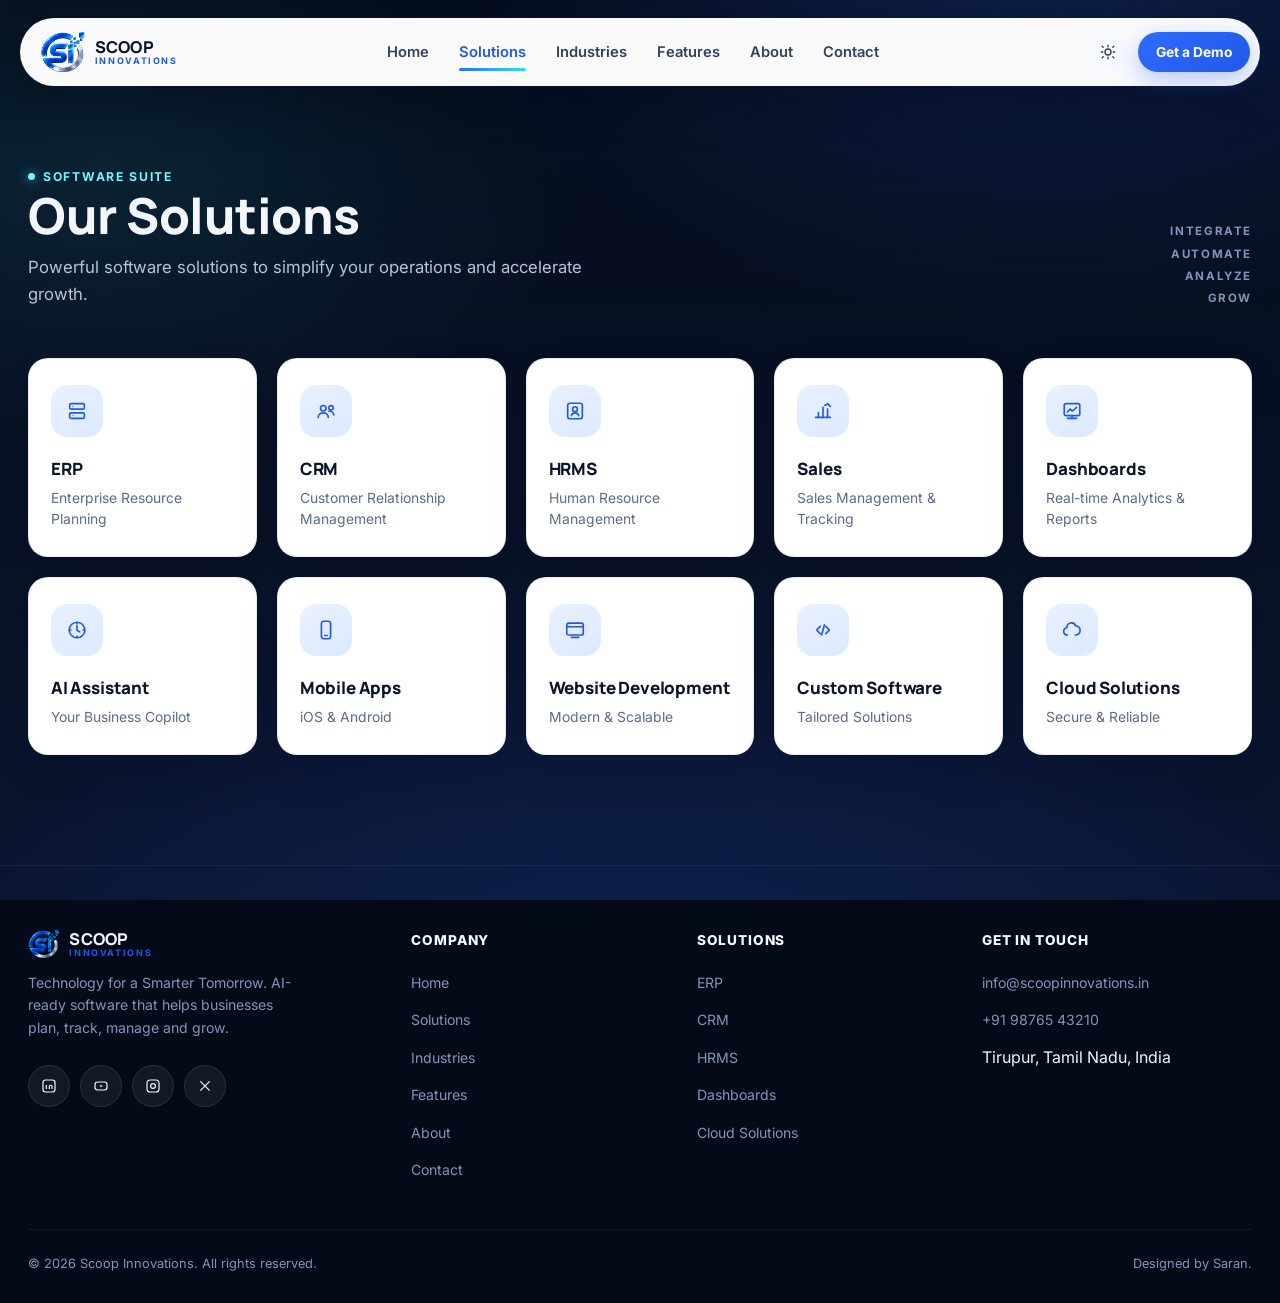
<file: solutions.html>
<!DOCTYPE html>
<html lang="en">
<head>
    <meta charset="UTF-8">
    <script>(function(){try{if(localStorage.getItem('scoop_theme')==='light'){document.documentElement.setAttribute('data-theme','light');}}catch(e){}})();</script>
    <meta name="viewport" content="width=device-width, initial-scale=1.0">
    <title>Solutions | Scoop Innovations</title>
    <meta name="description" content="ERP, CRM, HRMS, Sales, Dashboards, AI Assistant and more — the complete Scoop Innovations software suite.">
    <link rel="preconnect" href="https://fonts.googleapis.com">
    <link rel="preconnect" href="https://fonts.gstatic.com" crossorigin>
    <link href="https://fonts.googleapis.com/css2?family=Inter:wght@400;500;600;700;800&family=Manrope:wght@600;700;800&display=swap" rel="stylesheet">
    <link rel="stylesheet" href="styles.css">
</head>
<body>
    <div class="page-backdrop"></div>
    <div class="grid-veil"></div>

    <div class="nav-wrap">
        <nav class="navbar">
            <a href="index.html" class="brand">
                <span class="brand-mark">
                    <img src="assets/logo.gif" alt="Scoop Innovations" height="40">
                </span>
                <span class="brand-text-block">
                    <span class="brand-name">SCOOP</span>
                    <span class="brand-sub">Innovations</span>
                </span>
            </a>
            <ul class="nav-links">
                <li><a href="index.html">Home</a></li>
                <li><a href="solutions.html" class="active">Solutions</a></li>
                <li><a href="industries.html">Industries</a></li>
                <li><a href="features.html">Features</a></li>
                <li><a href="about.html">About</a></li>
                <li><a href="contact.html">Contact</a></li>
            </ul>
            <div class="nav-actions">
                <button type="button" class="theme-toggle-btn" onclick="toggleSiteTheme()" aria-label="Toggle light and dark theme" title="Toggle theme">
                    <svg class="icon-sun" width="18" height="18" viewBox="0 0 24 24" fill="none" stroke="currentColor" stroke-width="1.8" stroke-linecap="round" stroke-linejoin="round"><circle cx="12" cy="12" r="4"></circle><path d="M12 3v2M12 19v2M4.2 4.2l1.4 1.4M18.4 18.4l1.4 1.4M3 12h2M19 12h2M4.2 19.8l1.4-1.4M18.4 5.6l1.4-1.4"></path></svg>
                    <svg class="icon-moon" width="18" height="18" viewBox="0 0 24 24" fill="none" stroke="currentColor" stroke-width="1.8" stroke-linecap="round" stroke-linejoin="round"><path d="M20 14.5A8.5 8.5 0 1 1 9.5 4a7 7 0 0 0 10.5 10.5z"></path></svg>
                </button>
                <a href="contact.html" class="btn btn-primary btn-sm nav-cta">Get a Demo</a>
                <button type="button" class="hamburger-btn" onclick="toggleDrawer(true)" aria-label="Open menu">
                    <svg width="20" height="20" viewBox="0 0 24 24" fill="none" stroke="currentColor" stroke-width="2" stroke-linecap="round"><path d="M4 7h16M4 12h16M4 17h16"/></svg>
                </button>
            </div>
        </nav>
    </div>

    <div class="drawer-backdrop" id="drawer-backdrop" onclick="toggleDrawer(false)"></div>
    <aside class="mobile-drawer" id="mobile-drawer">
        <div class="drawer-top">
            <span class="brand-text-block"><span class="brand-name" style="color:var(--on-dark-100);">SCOOP</span><span class="brand-sub">Innovations</span></span>
            <button type="button" class="drawer-close" onclick="toggleDrawer(false)" aria-label="Close menu">&times;</button>
        </div>
        <nav class="drawer-links">
            <a href="index.html">Home</a>
            <a href="solutions.html" class="active">Solutions</a>
            <a href="industries.html">Industries</a>
            <a href="features.html">Features</a>
            <a href="about.html">About</a>
            <a href="contact.html">Contact</a>
        </nav>
        <button type="button" class="theme-toggle-row" onclick="toggleSiteTheme()">
            <span class="toggle-label">Switch to Light Mode</span>
            <span style="display:flex;align-items:center;">
                <svg class="icon-sun" width="18" height="18" viewBox="0 0 24 24" fill="none" stroke="currentColor" stroke-width="1.8" stroke-linecap="round" stroke-linejoin="round"><circle cx="12" cy="12" r="4"></circle><path d="M12 3v2M12 19v2M4.2 4.2l1.4 1.4M18.4 18.4l1.4 1.4M3 12h2M19 12h2M4.2 19.8l1.4-1.4M18.4 5.6l1.4-1.4"></path></svg>
                <svg class="icon-moon" width="18" height="18" viewBox="0 0 24 24" fill="none" stroke="currentColor" stroke-width="1.8" stroke-linecap="round" stroke-linejoin="round"><path d="M20 14.5A8.5 8.5 0 1 1 9.5 4a7 7 0 0 0 10.5 10.5z"></path></svg>
            </span>
        </button>
        <a href="contact.html" class="btn btn-primary" style="justify-content:center;">Get a Demo</a>
    </aside>

    <section class="page-hero">
        <div class="container page-hero-top">
            <div>
                <span class="eyebrow">Software Suite</span>
                <h1>Our Solutions</h1>
                <p class="subtitle">Powerful software solutions to simplify your operations and accelerate growth.</p>
            </div>
            <div class="hero-kicker-list">
                <span>Integrate</span>
                <span>Automate</span>
                <span>Analyze</span>
                <span>Grow</span>
            </div>
        </div>
    </section>

    <section class="section-pad reveal" style="padding-top:10px;">
        <div class="container">
            <div class="solutions-grid">
                <div class="solution-card">
                    <span class="icon-badge"><svg width="22" height="22" viewBox="0 0 24 24" fill="none" stroke="currentColor" stroke-width="1.8" stroke-linecap="round" stroke-linejoin="round"><rect x="4" y="4" width="16" height="6" rx="1.5"></rect><rect x="4" y="14" width="16" height="6" rx="1.5"></rect><circle cx="7.5" cy="7" r="0.6" fill="currentColor" stroke="none"></circle><circle cx="7.5" cy="17" r="0.6" fill="currentColor" stroke="none"></circle></svg></span>
                    <div class="txt">
                        <h3>ERP</h3>
                        <p>Enterprise Resource Planning</p>
                    </div>
                    <svg class="card-arrow" width="18" height="18" viewBox="0 0 24 24" fill="none" stroke="currentColor" stroke-width="2" stroke-linecap="round" stroke-linejoin="round"><path d="M9 6l6 6-6 6"/></svg>
                </div>
                <div class="solution-card">
                    <span class="icon-badge"><svg width="22" height="22" viewBox="0 0 24 24" fill="none" stroke="currentColor" stroke-width="1.8" stroke-linecap="round" stroke-linejoin="round"><circle cx="9" cy="9" r="3"></circle><path d="M3.5 19c0-3 2.5-5 5.5-5s5.5 2 5.5 5"></path><circle cx="17.5" cy="8.5" r="2.4"></circle><path d="M15 12c2.5 0 5 1.6 5.5 4.2"></path></svg></span>
                    <div class="txt">
                        <h3>CRM</h3>
                        <p>Customer Relationship Management</p>
                    </div>
                    <svg class="card-arrow" width="18" height="18" viewBox="0 0 24 24" fill="none" stroke="currentColor" stroke-width="2" stroke-linecap="round" stroke-linejoin="round"><path d="M9 6l6 6-6 6"/></svg>
                </div>
                <div class="solution-card">
                    <span class="icon-badge"><svg width="22" height="22" viewBox="0 0 24 24" fill="none" stroke="currentColor" stroke-width="1.8" stroke-linecap="round" stroke-linejoin="round"><rect x="4" y="3.5" width="16" height="17" rx="2.5"></rect><circle cx="12" cy="10" r="2.6"></circle><path d="M8 17c0.7-2.2 2.4-3 4-3s3.3 0.8 4 3"></path></svg></span>
                    <div class="txt">
                        <h3>HRMS</h3>
                        <p>Human Resource Management</p>
                    </div>
                    <svg class="card-arrow" width="18" height="18" viewBox="0 0 24 24" fill="none" stroke="currentColor" stroke-width="2" stroke-linecap="round" stroke-linejoin="round"><path d="M9 6l6 6-6 6"/></svg>
                </div>
                <div class="solution-card">
                    <span class="icon-badge"><svg width="22" height="22" viewBox="0 0 24 24" fill="none" stroke="currentColor" stroke-width="1.8" stroke-linecap="round" stroke-linejoin="round"><path d="M4 19h16"></path><path d="M7 19v-5M12 19V8M17 19v-9"></path><path d="M14 6l3-2 3 3"></path></svg></span>
                    <div class="txt">
                        <h3>Sales</h3>
                        <p>Sales Management &amp; Tracking</p>
                    </div>
                    <svg class="card-arrow" width="18" height="18" viewBox="0 0 24 24" fill="none" stroke="currentColor" stroke-width="2" stroke-linecap="round" stroke-linejoin="round"><path d="M9 6l6 6-6 6"/></svg>
                </div>
                <div class="solution-card">
                    <span class="icon-badge"><svg width="22" height="22" viewBox="0 0 24 24" fill="none" stroke="currentColor" stroke-width="1.8" stroke-linecap="round" stroke-linejoin="round"><rect x="3.5" y="4" width="17" height="13" rx="2"></rect><path d="M7 20h10M12 17v3"></path><path d="M7 13l3-3 2.5 2L17 8"></path></svg></span>
                    <div class="txt">
                        <h3>Dashboards</h3>
                        <p>Real-time Analytics &amp; Reports</p>
                    </div>
                    <svg class="card-arrow" width="18" height="18" viewBox="0 0 24 24" fill="none" stroke="currentColor" stroke-width="2" stroke-linecap="round" stroke-linejoin="round"><path d="M9 6l6 6-6 6"/></svg>
                </div>
                <div class="solution-card">
                    <span class="icon-badge"><svg width="22" height="22" viewBox="0 0 24 24" fill="none" stroke="currentColor" stroke-width="1.8" stroke-linecap="round" stroke-linejoin="round"><circle cx="12" cy="12" r="8.5"></circle><path d="M12 7.5v4.7l3 1.8M12 4v1.4M12 18.6V20M4 12h1.4M18.6 12H20"></path></svg></span>
                    <div class="txt">
                        <h3>AI Assistant</h3>
                        <p>Your Business Copilot</p>
                    </div>
                    <svg class="card-arrow" width="18" height="18" viewBox="0 0 24 24" fill="none" stroke="currentColor" stroke-width="2" stroke-linecap="round" stroke-linejoin="round"><path d="M9 6l6 6-6 6"/></svg>
                </div>
                <div class="solution-card">
                    <span class="icon-badge"><svg width="22" height="22" viewBox="0 0 24 24" fill="none" stroke="currentColor" stroke-width="1.8" stroke-linecap="round" stroke-linejoin="round"><rect x="7" y="2.5" width="10" height="19" rx="2.4"></rect><path d="M10.5 18h3"></path></svg></span>
                    <div class="txt">
                        <h3>Mobile Apps</h3>
                        <p>iOS &amp; Android</p>
                    </div>
                    <svg class="card-arrow" width="18" height="18" viewBox="0 0 24 24" fill="none" stroke="currentColor" stroke-width="2" stroke-linecap="round" stroke-linejoin="round"><path d="M9 6l6 6-6 6"/></svg>
                </div>
                <div class="solution-card">
                    <span class="icon-badge"><svg width="22" height="22" viewBox="0 0 24 24" fill="none" stroke="currentColor" stroke-width="1.8" stroke-linecap="round" stroke-linejoin="round"><rect x="3" y="4.5" width="18" height="13" rx="2"></rect><path d="M3 8.5h18"></path><circle cx="5.6" cy="6.5" r="0.5" fill="currentColor" stroke="none"></circle><path d="M8 20h8"></path></svg></span>
                    <div class="txt">
                        <h3>Website Development</h3>
                        <p>Modern &amp; Scalable</p>
                    </div>
                    <svg class="card-arrow" width="18" height="18" viewBox="0 0 24 24" fill="none" stroke="currentColor" stroke-width="2" stroke-linecap="round" stroke-linejoin="round"><path d="M9 6l6 6-6 6"/></svg>
                </div>
                <div class="solution-card">
                    <span class="icon-badge"><svg width="22" height="22" viewBox="0 0 24 24" fill="none" stroke="currentColor" stroke-width="1.8" stroke-linecap="round" stroke-linejoin="round"><path d="M9 8 5 12l4 4"></path><path d="M15 8l4 4-4 4"></path><path d="M13.5 6.5 10.5 17.5"></path></svg></span>
                    <div class="txt">
                        <h3>Custom Software</h3>
                        <p>Tailored Solutions</p>
                    </div>
                    <svg class="card-arrow" width="18" height="18" viewBox="0 0 24 24" fill="none" stroke="currentColor" stroke-width="2" stroke-linecap="round" stroke-linejoin="round"><path d="M9 6l6 6-6 6"/></svg>
                </div>
                <div class="solution-card">
                    <span class="icon-badge"><svg width="22" height="22" viewBox="0 0 24 24" fill="none" stroke="currentColor" stroke-width="1.8" stroke-linecap="round" stroke-linejoin="round"><path d="M7 17.5a4 4 0 0 1-.6-7.96 5 5 0 0 1 9.7-2 4.5 4.5 0 0 1-.5 9.96"></path></svg></span>
                    <div class="txt">
                        <h3>Cloud Solutions</h3>
                        <p>Secure &amp; Reliable</p>
                    </div>
                    <svg class="card-arrow" width="18" height="18" viewBox="0 0 24 24" fill="none" stroke="currentColor" stroke-width="2" stroke-linecap="round" stroke-linejoin="round"><path d="M9 6l6 6-6 6"/></svg>
                </div>
            </div>
        </div>
    </section>

    <footer class="site-footer">
        <div class="container">
            <div class="footer-grid">
                <div class="footer-brand">
                    <a href="index.html" class="brand">
                        <span class="brand-mark"><img src="assets/logo.gif" alt="Scoop Innovations" height="28"></span>
                        <span class="brand-text-block"><span class="brand-name" style="color:var(--on-dark-100);">SCOOP</span><span class="brand-sub">Innovations</span></span>
                    </a>
                    <p>Technology for a Smarter Tomorrow. AI-ready software that helps businesses plan, track, manage and grow.</p>
                    <div class="social-row">
                        <a href="#" class="social-btn" aria-label="LinkedIn"><svg width="16" height="16" viewBox="0 0 24 24" fill="none" stroke="currentColor" stroke-width="1.8"><rect x="3" y="3" width="18" height="18" rx="4"></rect><path d="M8 10.5v6M8 7.8v.01M12.5 16.5v-3.6c0-1.2.8-2 2-2s2 .8 2 2v3.6"></path></svg></a>
                        <a href="#" class="social-btn" aria-label="YouTube"><svg width="16" height="16" viewBox="0 0 24 24" fill="none" stroke="currentColor" stroke-width="1.8"><rect x="3" y="6" width="18" height="12" rx="4"></rect><path d="M11 10l4 2-4 2z" fill="currentColor" stroke="none"></path></svg></a>
                        <a href="#" class="social-btn" aria-label="Instagram"><svg width="16" height="16" viewBox="0 0 24 24" fill="none" stroke="currentColor" stroke-width="1.8"><rect x="3" y="3" width="18" height="18" rx="5"></rect><circle cx="12" cy="12" r="3.6"></circle><circle cx="17" cy="7" r="0.6" fill="currentColor" stroke="none"></circle></svg></a>
                        <a href="#" class="social-btn" aria-label="X"><svg width="16" height="16" viewBox="0 0 24 24" fill="none" stroke="currentColor" stroke-width="1.8"><path d="M5 5l14 14M19 5 5 19"></path></svg></a>
                    </div>
                </div>
                <div class="footer-col">
                    <h5>Company</h5>
                    <ul>
                        <li><a href="index.html">Home</a></li>
                        <li><a href="solutions.html">Solutions</a></li>
                        <li><a href="industries.html">Industries</a></li>
                        <li><a href="features.html">Features</a></li>
                        <li><a href="about.html">About</a></li>
                        <li><a href="contact.html">Contact</a></li>
                    </ul>
                </div>
                <div class="footer-col">
                    <h5>Solutions</h5>
                    <ul>
                        <li><a href="solutions.html">ERP</a></li>
                        <li><a href="solutions.html">CRM</a></li>
                        <li><a href="solutions.html">HRMS</a></li>
                        <li><a href="solutions.html">Dashboards</a></li>
                        <li><a href="solutions.html">Cloud Solutions</a></li>
                    </ul>
                </div>
                <div class="footer-col">
                    <h5>Get in Touch</h5>
                    <ul>
                        <li><a href="mailto:info@scoopinnovations.in">info@scoopinnovations.in</a></li>
                        <li><a href="tel:+919876543210">+91 98765 43210</a></li>
                        <li><span>Tirupur, Tamil Nadu, India</span></li>
                    </ul>
                </div>
            </div>
            <div class="footer-bottom">
                <span>&copy; 2026 Scoop Innovations. All rights reserved.</span>
                <span>Designed by Saran.</span>
            </div>
        </div>
    </footer>

    <nav class="mobile-bottom-nav">
        <a href="index.html">
            <svg width="20" height="20" viewBox="0 0 24 24" fill="none" stroke="currentColor" stroke-width="2" stroke-linecap="round" stroke-linejoin="round"><path d="M4 11.5 12 4l8 7.5"></path><path d="M6 10v9h12v-9"></path></svg>
            Home
        </a>
        <a href="solutions.html" class="active">
            <svg width="20" height="20" viewBox="0 0 24 24" fill="none" stroke="currentColor" stroke-width="2" stroke-linecap="round" stroke-linejoin="round"><rect x="4" y="4" width="7" height="7" rx="1.4"></rect><rect x="13" y="4" width="7" height="7" rx="1.4"></rect><rect x="4" y="13" width="7" height="7" rx="1.4"></rect><rect x="13" y="13" width="7" height="7" rx="1.4"></rect></svg>
            Solutions
        </a>
        <a href="contact.html">
            <svg width="20" height="20" viewBox="0 0 24 24" fill="none" stroke="currentColor" stroke-width="2" stroke-linecap="round" stroke-linejoin="round"><rect x="3.5" y="5" width="17" height="14" rx="2.4"></rect><path d="M4.5 6.5 12 12l7.5-5.5"></path></svg>
            Contact
        </a>
    </nav>

    <script src="site.js"></script>
</body>
</html>
</file>
<file: styles.css>
/* ==========================================================================
   SCOOP INNOVATIONS - "Technology for a Smarter Tomorrow"
   Premium enterprise technology design system (navy / electric blue / cyan)
   ========================================================================== */

:root {
    /* Navy scale */
    --navy-950: #040a18;
    --navy-900: #071022;
    --navy-850: #0a1530;
    --navy-800: #0e1c3c;
    --navy-700: #142a54;
    --navy-600: #1b3868;

    /* Accents */
    --blue-600: #2158e8;
    --blue-500: #2f6bff;
    --blue-400: #4f8bff;
    --cyan-400: #2fe0f0;
    --cyan-300: #7bf1fb;
    --gold-500: #d9b25c;

    /* Neutrals / text */
    --white: #ffffff;
    --ink-900: #0b1526;
    --ink-700: #33415c;
    --ink-500: #5b6b88;
    --ink-400: #8593ab;
    --on-dark-100: #f3f6fc;
    --on-dark-300: #b7c3dd;
    --on-dark-500: #8493b8;

    /* Surfaces */
    --card-white: #ffffff;
    --card-tint: #f3f7ff;
    --panel-light: #f6f9ff;
    --border-light: rgba(11, 21, 38, 0.08);
    --border-dark: rgba(255, 255, 255, 0.10);
    --border-dark-soft: rgba(255, 255, 255, 0.06);

    /* Theme-aware chrome tokens (redefined under [data-theme="light"]) */
    --accent-text: var(--cyan-300);
    --chip-fill: rgba(255, 255, 255, 0.06);
    --chip-fill-strong: rgba(255, 255, 255, 0.09);

    /* Effects */
    --shadow-card: 0 18px 40px rgba(4, 10, 28, 0.10);
    --shadow-card-hover: 0 26px 54px rgba(9, 26, 68, 0.16);
    --shadow-dark-card: 0 24px 60px rgba(2, 6, 20, 0.55);
    --glow-cyan: 0 0 0 1px rgba(47, 224, 240, 0.18), 0 0 40px rgba(47, 224, 240, 0.16);
    --glow-blue: 0 8px 24px rgba(47, 107, 255, 0.35);

    --radius-xl: 28px;
    --radius-lg: 20px;
    --radius-md: 16px;
    --radius-sm: 10px;
    --radius-full: 999px;

    --font-heading: 'Manrope', 'Inter', -apple-system, sans-serif;
    --font-body: 'Inter', -apple-system, sans-serif;

    --container-w: 1280px;
}

/* Radiant light theme: page chrome (background/text/borders/cards) flips;
   imagery-style elements (globe, industry art, dashboard mockup, office
   illustration) intentionally stay on their fixed dark palette. */
[data-theme="light"] {
    --navy-950: #eef3fb;
    --navy-900: #e6edfa;
    --navy-850: #dbe6f8;

    --on-dark-100: #0b1526;
    --on-dark-300: #46567a;
    --on-dark-500: #64749a;

    --border-dark: rgba(11, 21, 38, 0.12);
    --border-dark-soft: rgba(11, 21, 38, 0.08);

    --accent-text: #1657d6;
    --chip-fill: rgba(11, 21, 38, 0.045);
    --chip-fill-strong: rgba(11, 21, 38, 0.07);
}

*, *::before, *::after { margin: 0; padding: 0; box-sizing: border-box; }

html { scroll-behavior: smooth; }

body {
    font-family: var(--font-body);
    background: var(--navy-950);
    color: var(--on-dark-100);
    line-height: 1.6;
    overflow-x: hidden;
    position: relative;
}

/* Continuous ambient navy backdrop for dark pages */
.page-backdrop {
    position: fixed;
    inset: 0;
    z-index: -2;
    background:
        radial-gradient(1100px 620px at 82% -6%, rgba(47, 107, 255, 0.22) 0%, transparent 60%),
        radial-gradient(900px 520px at 8% 18%, rgba(47, 224, 240, 0.10) 0%, transparent 55%),
        radial-gradient(1200px 700px at 50% 110%, rgba(33, 88, 232, 0.16) 0%, transparent 60%),
        linear-gradient(180deg, var(--navy-950) 0%, var(--navy-900) 40%, var(--navy-850) 100%);
}

.grid-veil {
    position: fixed;
    inset: 0;
    z-index: -1;
    opacity: 0.35;
    background-image:
        linear-gradient(rgba(255, 255, 255, 0.035) 1px, transparent 1px),
        linear-gradient(90deg, rgba(255, 255, 255, 0.035) 1px, transparent 1px);
    background-size: 46px 46px;
    mask-image: radial-gradient(1100px 700px at 70% 0%, black 0%, transparent 70%);
}

[data-theme="light"] .grid-veil {
    background-image:
        linear-gradient(rgba(11, 21, 38, 0.05) 1px, transparent 1px),
        linear-gradient(90deg, rgba(11, 21, 38, 0.05) 1px, transparent 1px);
}

img { display: block; max-width: 100%; }
a { color: inherit; text-decoration: none; }
button { font-family: inherit; }
ul { list-style: none; }

.container {
    width: 100%;
    max-width: var(--container-w);
    margin: 0 auto;
    padding: 0 28px;
}

.eyebrow {
    display: inline-flex;
    align-items: center;
    gap: 8px;
    font-size: 0.76rem;
    font-weight: 700;
    letter-spacing: 0.14em;
    text-transform: uppercase;
    color: var(--accent-text);
}

.eyebrow::before {
    content: '';
    width: 7px;
    height: 7px;
    border-radius: 50%;
    background: var(--accent-text);
    box-shadow: 0 0 12px rgba(47, 224, 240, 0.9);
}

h1, h2, h3, h4 {
    font-family: var(--font-heading);
    color: var(--on-dark-100);
    letter-spacing: -0.01em;
    text-wrap: balance;
}

.text-cyan { color: var(--accent-text); }
.text-blue { color: var(--blue-400); }

/* --------------------------------------------------------------------------
   BUTTONS
   -------------------------------------------------------------------------- */
.btn {
    display: inline-flex;
    align-items: center;
    justify-content: center;
    gap: 8px;
    height: 48px;
    padding: 0 24px;
    border-radius: var(--radius-full);
    font-size: 0.95rem;
    font-weight: 700;
    cursor: pointer;
    border: none;
    transition: transform 0.2s ease, box-shadow 0.2s ease, background 0.2s ease, color 0.2s ease, border-color 0.2s ease;
    white-space: nowrap;
}

.btn-primary {
    background: linear-gradient(135deg, var(--blue-500) 0%, var(--blue-600) 100%);
    color: #fff;
    box-shadow: var(--glow-blue);
}
.btn-primary:hover { transform: translateY(-2px); box-shadow: 0 14px 34px rgba(47, 107, 255, 0.5); }

.btn-secondary-dark {
    background: var(--chip-fill);
    color: var(--on-dark-100);
    border: 1px solid var(--border-dark);
}
.btn-secondary-dark:hover { border-color: var(--accent-text); color: var(--accent-text); transform: translateY(-2px); }

.btn-outline-navy {
    background: transparent;
    color: var(--ink-900);
    border: 1.5px solid var(--border-light);
}
.btn-outline-navy:hover { border-color: var(--blue-500); color: var(--blue-600); }

.btn-sm { height: 40px; padding: 0 18px; font-size: 0.86rem; }

/* --------------------------------------------------------------------------
   NAVBAR (floating white pill)
   -------------------------------------------------------------------------- */
.nav-wrap {
    position: sticky;
    top: 0;
    z-index: 1000;
    padding: 18px 20px 0 20px;
}

.navbar {
    max-width: var(--container-w);
    margin: 0 auto;
    background: rgba(255, 255, 255, 0.98);
    border-radius: var(--radius-full);
    box-shadow: 0 18px 40px rgba(3, 8, 24, 0.35);
    display: flex;
    align-items: center;
    justify-content: space-between;
    padding: 8px 10px 8px 20px;
    height: 68px;
}

.brand {
    display: flex;
    align-items: center;
    gap: 10px;
    flex-shrink: 0;
}

.brand-mark {
    display: flex;
    align-items: center;
    justify-content: center;
    flex-shrink: 0;
}

.brand-mark img {
    display: block;
}

.brand-text-block {
    display: flex;
    flex-direction: column;
    line-height: 1.05;
}

.brand-text-block .brand-name {
    font-family: var(--font-heading);
    font-weight: 800;
    font-size: 1.02rem;
    color: var(--ink-900);
    letter-spacing: 0.01em;
}

.brand-text-block .brand-sub {
    font-size: 0.56rem;
    font-weight: 700;
    letter-spacing: 0.18em;
    color: var(--blue-600);
    text-transform: uppercase;
}

.nav-links {
    display: flex;
    align-items: center;
    gap: 30px;
}

.nav-links a {
    font-size: 0.92rem;
    font-weight: 600;
    color: var(--ink-700);
    position: relative;
    padding: 6px 0;
    transition: color 0.2s ease;
}

.nav-links a:hover { color: var(--blue-600); }

.nav-links a.active { color: var(--blue-600); }
.nav-links a.active::after {
    content: '';
    position: absolute;
    left: 0; right: 0; bottom: -4px;
    height: 3px;
    border-radius: 3px;
    background: linear-gradient(90deg, var(--blue-500), var(--cyan-400));
}

.nav-actions { display: flex; align-items: center; gap: 10px; }

.theme-toggle-btn {
    width: 40px;
    height: 40px;
    border-radius: 50%;
    background: var(--panel-light);
    border: none;
    display: flex;
    align-items: center;
    justify-content: center;
    color: var(--ink-700);
    cursor: pointer;
    flex-shrink: 0;
    transition: background 0.2s ease, color 0.2s ease;
}
.theme-toggle-btn:hover { background: #e7edfa; color: var(--blue-600); }
.theme-toggle-btn .icon-moon { display: none; }
[data-theme="light"] .theme-toggle-btn .icon-sun { display: none; }
[data-theme="light"] .theme-toggle-btn .icon-moon { display: flex; }

.theme-toggle-row {
    display: flex;
    align-items: center;
    justify-content: space-between;
    gap: 10px;
    width: 100%;
    padding: 12px 16px;
    border-radius: var(--radius-full);
    background: var(--chip-fill);
    border: 1px solid var(--border-dark);
    color: var(--on-dark-100);
    font-size: 0.92rem;
    font-weight: 600;
    cursor: pointer;
}
.theme-toggle-row .icon-moon { display: none; }
[data-theme="light"] .theme-toggle-row .icon-sun { display: none; }
[data-theme="light"] .theme-toggle-row .icon-moon { display: block; }

.hamburger-btn {
    display: none;
    width: 44px;
    height: 44px;
    border-radius: var(--radius-full);
    background: var(--panel-light);
    border: none;
    align-items: center;
    justify-content: center;
    cursor: pointer;
    color: var(--ink-900);
}

/* Mobile drawer */
.mobile-drawer {
    position: fixed;
    top: 0;
    right: -100%;
    width: 82%;
    max-width: 340px;
    height: 100vh;
    background: var(--navy-900);
    border-left: 1px solid var(--border-dark);
    box-shadow: -20px 0 50px rgba(0, 0, 0, 0.5);
    z-index: 2000;
    padding: 26px 24px;
    transition: right 0.35s cubic-bezier(0.16, 1, 0.3, 1);
    display: flex;
    flex-direction: column;
    gap: 22px;
}
.mobile-drawer.open { right: 0; }

.drawer-top { display: flex; align-items: center; justify-content: space-between; }
.drawer-close {
    width: 38px; height: 38px; border-radius: 50%;
    background: var(--chip-fill-strong);
    border: none; color: var(--on-dark-100); font-size: 1.1rem; cursor: pointer;
}
.drawer-links { display: flex; flex-direction: column; gap: 4px; }
.drawer-links a {
    padding: 14px 4px;
    font-size: 1.05rem;
    font-weight: 600;
    color: var(--on-dark-100);
    border-bottom: 1px solid var(--border-dark-soft);
}
.drawer-links a.active { color: var(--accent-text); }

.drawer-backdrop {
    position: fixed; inset: 0; background: rgba(3, 7, 18, 0.6);
    backdrop-filter: blur(4px);
    z-index: 1900; opacity: 0; pointer-events: none; transition: opacity 0.3s ease;
}
.drawer-backdrop.open { opacity: 1; pointer-events: auto; }

/* --------------------------------------------------------------------------
   PAGE HERO (secondary pages: Solutions/Industries/Features/About/Contact)
   -------------------------------------------------------------------------- */
.page-hero {
    padding: 76px 0 40px;
    position: relative;
}

.page-hero-top {
    display: flex;
    align-items: flex-end;
    justify-content: space-between;
    gap: 24px;
    flex-wrap: wrap;
}

.page-hero h1 {
    font-size: clamp(2.1rem, 4.4vw, 3.1rem);
    font-weight: 800;
    line-height: 1.1;
    margin-bottom: 12px;
}

.page-hero p.subtitle {
    font-size: 1.05rem;
    color: var(--on-dark-300);
    max-width: 560px;
}

.hero-kicker-list {
    text-align: right;
    display: flex;
    flex-direction: column;
    gap: 4px;
}
.hero-kicker-list span {
    font-size: 0.72rem;
    font-weight: 700;
    letter-spacing: 0.14em;
    text-transform: uppercase;
    color: var(--on-dark-500);
}

/* --------------------------------------------------------------------------
   HOME HERO
   -------------------------------------------------------------------------- */
.home-hero {
    padding: 64px 0 20px;
    position: relative;
    overflow: hidden;
}

.home-hero-grid {
    display: grid;
    grid-template-columns: 1.05fr 0.95fr;
    align-items: center;
    gap: 24px;
    min-height: 560px;
}

.home-hero h1 {
    font-size: clamp(2.5rem, 5vw, 4rem);
    font-weight: 800;
    line-height: 1.06;
    margin: 18px 0 14px;
}

.home-hero .tag-line {
    font-size: 1.2rem;
    font-weight: 700;
    color: var(--on-dark-100);
    margin-bottom: 14px;
}

.home-hero .desc {
    font-size: 1.02rem;
    color: var(--on-dark-300);
    max-width: 460px;
    margin-bottom: 30px;
}

.hero-cta-row {
    display: flex;
    align-items: center;
    gap: 14px;
    flex-wrap: wrap;
}

/* Globe visual */
.globe-stage {
    position: relative;
    width: 100%;
    aspect-ratio: 1 / 1;
    max-width: 560px;
    margin: 0 auto;
    display: flex;
    align-items: center;
    justify-content: center;
}

.globe-glow {
    position: absolute;
    inset: -6%;
    border-radius: 50%;
    background:
        radial-gradient(circle at 68% 28%, rgba(123, 241, 251, 0.5), transparent 42%),
        radial-gradient(circle at 42% 55%, rgba(47, 107, 255, 0.4), transparent 60%);
    filter: blur(18px);
    pointer-events: none;
}

.globe-core {
    position: absolute;
    inset: 14%;
    border-radius: 50%;
    background:
        radial-gradient(circle at 35% 28%, rgba(123, 241, 251, 0.55), transparent 45%),
        radial-gradient(circle at 60% 70%, rgba(47, 107, 255, 0.55), transparent 55%),
        linear-gradient(160deg, #0c1c44 0%, #071026 70%);
    box-shadow: 0 0 90px rgba(47, 107, 255, 0.35), inset 0 0 60px rgba(47, 224, 240, 0.18);
}

.earth-3d-mount { position: absolute; inset: 0; }
.earth-3d-mount canvas { width: 100%; height: 100%; display: block; cursor: grab; }
.earth-3d-mount.dragging canvas { cursor: grabbing; }

.globe-svg { position: absolute; inset: 0; width: 100%; height: 100%; }

.globe-svg .lat { fill: none; stroke: rgba(123, 241, 251, 0.38); stroke-width: 1; }
.globe-svg .lat.strong { stroke: rgba(123, 241, 251, 0.6); }
.globe-svg .arc { fill: none; stroke: url(#arcGrad); stroke-width: 1.6; stroke-linecap: round; }
.globe-svg .node { fill: #bdf6ff; filter: drop-shadow(0 0 6px rgba(123, 241, 251, 0.9)); }

@keyframes spin-slow { from { transform: rotate(0deg); } to { transform: rotate(360deg); } }
@keyframes spin-slow-rev { from { transform: rotate(360deg); } to { transform: rotate(0deg); } }
@keyframes float-y { 0%, 100% { transform: translateY(0); } 50% { transform: translateY(-10px); } }

.globe-ring-outer { animation: spin-slow 60s linear infinite; transform-origin: 50% 50%; }
.globe-ring-inner { animation: spin-slow-rev 46s linear infinite; transform-origin: 50% 50%; }
.globe-stage { animation: float-y 7s ease-in-out infinite; }

.data-chip {
    position: absolute;
    background: rgba(10, 21, 45, 0.72);
    border: 1px solid rgba(255, 255, 255, 0.1);
    backdrop-filter: blur(10px);
    border-radius: var(--radius-md);
    padding: 10px 14px;
    font-size: 0.78rem;
    font-weight: 600;
    color: #f3f6fc;
    box-shadow: var(--shadow-dark-card);
    display: flex;
    align-items: center;
    gap: 8px;
}
.data-chip .dot { width: 7px; height: 7px; border-radius: 50%; background: var(--cyan-400); box-shadow: 0 0 10px var(--cyan-400); }
.chip-1 { top: 6%; right: -2%; }
.chip-2 { bottom: 10%; left: -4%; }

@media (prefers-reduced-motion: reduce) {
    .globe-ring-outer, .globe-ring-inner, .globe-stage { animation: none; }
}

/* Feature strip (Home, under hero) */
.feature-strip {
    display: grid;
    grid-template-columns: repeat(6, 1fr);
    gap: 10px;
    padding: 30px 0 70px;
    border-top: 1px solid var(--border-dark-soft);
    margin-top: 26px;
}

.strip-item {
    display: flex;
    flex-direction: column;
    align-items: center;
    gap: 10px;
    text-align: center;
    padding: 10px 6px;
}

.strip-icon {
    width: 46px;
    height: 46px;
    border-radius: 50%;
    border: 1.5px solid rgba(123, 241, 251, 0.35);
    display: flex;
    align-items: center;
    justify-content: center;
    color: var(--accent-text);
    background: rgba(47, 224, 240, 0.05);
    transition: all 0.25s ease;
}
.strip-item:hover .strip-icon {
    border-color: var(--accent-text);
    box-shadow: 0 0 22px rgba(47, 224, 240, 0.35);
    transform: translateY(-3px);
}
.strip-item span.label { font-size: 0.82rem; font-weight: 700; color: var(--on-dark-100); }

/* --------------------------------------------------------------------------
   SECTION TITLES (shared)
   -------------------------------------------------------------------------- */
.section-pad { padding: 70px 0; }
.section-head { max-width: 640px; margin-bottom: 42px; }
.section-head h2 { font-size: clamp(1.8rem, 3.4vw, 2.4rem); font-weight: 800; margin-bottom: 12px; }
.section-head p { color: var(--on-dark-300); font-size: 1.02rem; }
.section-head.on-light h2 { color: var(--ink-900); }
.section-head.on-light p { color: var(--ink-500); }

/* --------------------------------------------------------------------------
   SOLUTIONS PAGE
   -------------------------------------------------------------------------- */
.icon-badge {
    width: 52px;
    height: 52px;
    border-radius: var(--radius-md);
    background: linear-gradient(150deg, #eaf1ff, #dbe9ff);
    display: flex;
    align-items: center;
    justify-content: center;
    color: var(--blue-600);
    margin-bottom: 18px;
    flex-shrink: 0;
}

.solutions-grid {
    display: grid;
    grid-template-columns: repeat(5, 1fr);
    gap: 20px;
}

.solution-card {
    background: var(--card-white);
    border: 1px solid var(--border-light);
    border-radius: var(--radius-lg);
    padding: 26px 22px;
    box-shadow: var(--shadow-card);
    transition: transform 0.3s cubic-bezier(0.16, 1, 0.3, 1), box-shadow 0.3s ease, border-color 0.3s ease;
}
.solution-card:hover {
    transform: translateY(-6px);
    box-shadow: var(--shadow-card-hover);
    border-color: rgba(47, 107, 255, 0.25);
}
.solution-card h3 { color: var(--ink-900); font-size: 1.06rem; font-weight: 800; margin-bottom: 6px; }
.solution-card p { color: var(--ink-500); font-size: 0.87rem; line-height: 1.5; }
.solution-card .card-arrow { display: none; color: var(--ink-400); flex-shrink: 0; }

/* --------------------------------------------------------------------------
   INDUSTRIES PAGE
   -------------------------------------------------------------------------- */
.industries-grid {
    display: grid;
    grid-template-columns: repeat(4, 1fr);
    gap: 20px;
}

.industry-card {
    position: relative;
    border-radius: var(--radius-lg);
    overflow: hidden;
    aspect-ratio: 4 / 5;
    box-shadow: var(--shadow-dark-card);
    cursor: pointer;
}

.industry-card .art {
    position: absolute; inset: 0;
    background-size: cover;
    background-position: center;
    transition: transform 0.5s cubic-bezier(0.16, 1, 0.3, 1);
}
.industry-card:hover .art { transform: scale(1.08); }

.industry-card .overlay {
    position: absolute; inset: 0;
    background: linear-gradient(180deg, rgba(6, 12, 28, 0.05) 0%, rgba(4, 10, 24, 0.55) 55%, rgba(3, 8, 20, 0.92) 100%);
}

.industry-card .label-row {
    position: absolute;
    left: 0; right: 0; bottom: 0;
    padding: 16px 16px 18px;
    display: flex;
    align-items: center;
    justify-content: space-between;
    gap: 8px;
}
.industry-card .label-row span.name { font-weight: 800; font-size: 0.98rem; color: #fff; }
.industry-card .arrow-btn {
    width: 32px; height: 32px; border-radius: 50%;
    background: rgba(255, 255, 255, 0.14);
    border: 1px solid rgba(255, 255, 255, 0.35);
    display: flex; align-items: center; justify-content: center;
    color: #fff;
    transition: all 0.25s ease;
    flex-shrink: 0;
}
.industry-card:hover .arrow-btn {
    background: var(--blue-500);
    border-color: var(--blue-500);
    transform: rotate(45deg);
}

/* --------------------------------------------------------------------------
   FEATURES PAGE
   -------------------------------------------------------------------------- */
.features-split {
    display: grid;
    grid-template-columns: 0.85fr 1.15fr;
    gap: 60px;
    align-items: center;
}

.feature-row {
    display: flex;
    gap: 16px;
    padding: 20px 0;
    border-bottom: 1px solid var(--border-dark-soft);
}
.feature-row:first-child { padding-top: 0; }

.feature-row .ico {
    width: 46px; height: 46px; border-radius: var(--radius-sm);
    background: rgba(47, 107, 255, 0.12);
    border: 1px solid rgba(47, 224, 240, 0.25);
    color: var(--accent-text);
    display: flex; align-items: center; justify-content: center;
    flex-shrink: 0;
    box-shadow: 0 0 20px rgba(47, 224, 240, 0.08);
}

.feature-row h4 { font-size: 1.04rem; font-weight: 700; margin-bottom: 3px; }
.feature-row p { font-size: 0.88rem; color: var(--on-dark-500); }

/* Dashboard mockup */
.mockup-frame {
    background: linear-gradient(160deg, #0c1a3a, #071129);
    border: 1px solid var(--border-dark);
    border-radius: var(--radius-xl);
    padding: 18px;
    box-shadow: var(--shadow-dark-card), var(--glow-cyan);
    position: relative;
}
.mockup-topbar { display: flex; align-items: center; gap: 6px; padding: 4px 6px 14px; }
.mockup-topbar span { width: 9px; height: 9px; border-radius: 50%; background: rgba(255, 255, 255, 0.2); }

.mockup-body {
    background: var(--navy-900);
    border-radius: var(--radius-md);
    padding: 20px;
    display: grid;
    grid-template-columns: repeat(3, 1fr);
    gap: 12px;
}

.kpi-card {
    background: rgba(255, 255, 255, 0.04);
    border: 1px solid var(--border-dark-soft);
    border-radius: var(--radius-sm);
    padding: 14px;
}
.kpi-card .k-label { font-size: 0.66rem; text-transform: uppercase; letter-spacing: 0.08em; color: var(--on-dark-500); font-weight: 700; }
.kpi-card .k-val { font-size: 1.15rem; font-weight: 800; margin-top: 4px; color: var(--on-dark-100); }
.kpi-card .k-delta { font-size: 0.72rem; color: var(--accent-text); margin-top: 2px; font-weight: 700; }

.chart-card {
    grid-column: span 3;
    background: rgba(255, 255, 255, 0.04);
    border: 1px solid var(--border-dark-soft);
    border-radius: var(--radius-sm);
    padding: 16px;
}
.chart-card .c-head { display: flex; justify-content: space-between; align-items: center; margin-bottom: 10px; }
.chart-card .c-head span.t { font-size: 0.82rem; font-weight: 700; color: var(--on-dark-100); }
.chart-card .c-head span.v { font-size: 0.8rem; font-weight: 700; color: var(--accent-text); }

.ai-widget {
    grid-column: span 3;
    display: flex;
    align-items: center;
    gap: 12px;
    background: linear-gradient(135deg, rgba(47, 107, 255, 0.18), rgba(47, 224, 240, 0.08));
    border: 1px solid rgba(47, 224, 240, 0.25);
    border-radius: var(--radius-sm);
    padding: 12px 14px;
}
.ai-widget .ai-avatar {
    width: 36px; height: 36px; border-radius: 50%;
    background: linear-gradient(135deg, var(--cyan-400), var(--blue-500));
    display: flex; align-items: center; justify-content: center;
    flex-shrink: 0; color: #06162f;
}
.ai-widget .ai-text { font-size: 0.8rem; }
.ai-widget .ai-text b { display: block; color: var(--on-dark-100); font-size: 0.85rem; }
.ai-widget .ai-text span { color: var(--on-dark-500); }

/* --------------------------------------------------------------------------
   ABOUT PAGE
   -------------------------------------------------------------------------- */
.about-split {
    display: grid;
    grid-template-columns: 0.9fr 1.1fr;
    gap: 56px;
    align-items: center;
}

.about-copy p { color: var(--on-dark-300); font-size: 1.02rem; margin: 16px 0 26px; max-width: 460px; }

.office-panel {
    position: relative;
    border-radius: var(--radius-xl);
    overflow: hidden;
    aspect-ratio: 4/3;
    background:
        radial-gradient(600px 300px at 20% 0%, rgba(47, 224, 240, 0.14), transparent 60%),
        linear-gradient(160deg, #0d1c40 0%, #081128 100%);
    border: 1px solid var(--border-dark);
    box-shadow: var(--shadow-dark-card);
}
.office-panel svg { position: absolute; inset: 0; width: 100%; height: 100%; }
.office-badge {
    position: absolute;
    top: 22px; left: 22px;
    display: flex; align-items: center; gap: 8px;
    background: rgba(6, 14, 32, 0.6);
    border: 1px solid rgba(255, 255, 255, 0.1);
    backdrop-filter: blur(8px);
    padding: 8px 14px;
    border-radius: var(--radius-full);
    font-size: 0.8rem;
    font-weight: 700;
    color: #f3f6fc;
}

.values-row {
    display: grid;
    grid-template-columns: repeat(4, 1fr);
    gap: 20px;
    padding: 56px 0;
    border-top: 1px solid var(--border-dark-soft);
    border-bottom: 1px solid var(--border-dark-soft);
    margin: 30px 0;
}
.value-item { display: flex; flex-direction: column; align-items: flex-start; gap: 12px; }
.value-item h4 { font-size: 1rem; font-weight: 700; }

.quote-banner {
    text-align: center;
    padding: 60px 20px;
    font-family: var(--font-heading);
    font-size: clamp(1.3rem, 2.6vw, 1.9rem);
    font-weight: 700;
    color: var(--on-dark-100);
    max-width: 780px;
    margin: 0 auto;
}
.quote-banner::before { content: '\201C'; color: var(--accent-text); }
.quote-banner::after { content: '\201D'; color: var(--accent-text); }

/* --------------------------------------------------------------------------
   CONTACT PAGE
   -------------------------------------------------------------------------- */
.contact-split {
    display: grid;
    grid-template-columns: 0.9fr 1.1fr;
    gap: 50px;
    align-items: start;
}

.contact-info-item {
    display: flex;
    gap: 16px;
    align-items: flex-start;
    padding: 20px 0;
    border-bottom: 1px solid var(--border-dark-soft);
}
.contact-info-item .ico {
    width: 46px; height: 46px; border-radius: var(--radius-sm);
    background: rgba(47, 107, 255, 0.14);
    border: 1px solid rgba(47, 224, 240, 0.25);
    color: var(--accent-text);
    display: flex; align-items: center; justify-content: center;
    flex-shrink: 0;
}
.contact-info-item h4 { font-size: 0.98rem; font-weight: 700; margin-bottom: 3px; }
.contact-info-item p, .contact-info-item a { font-size: 0.92rem; color: var(--on-dark-300); }

.social-row { display: flex; gap: 10px; margin-top: 26px; }
.social-btn {
    width: 42px; height: 42px; border-radius: 50%;
    background: var(--chip-fill);
    border: 1px solid var(--border-dark);
    display: flex; align-items: center; justify-content: center;
    color: var(--on-dark-100);
    transition: all 0.2s ease;
}
.social-btn:hover { border-color: var(--accent-text); color: var(--accent-text); transform: translateY(-2px); }

.contact-form-card {
    background: var(--card-white);
    border-radius: var(--radius-xl);
    padding: 34px;
    box-shadow: 0 30px 70px rgba(2, 6, 20, 0.45);
}
.contact-form-card h3 { color: var(--ink-900); font-size: 1.2rem; margin-bottom: 20px; }

.form-field { margin-bottom: 16px; }
.form-field label { display: block; font-size: 0.82rem; font-weight: 700; color: var(--ink-700); margin-bottom: 6px; }
.form-field input, .form-field textarea {
    width: 100%;
    background: var(--card-tint);
    border: 1px solid var(--border-light);
    border-radius: var(--radius-sm);
    padding: 13px 16px;
    font-family: inherit;
    font-size: 0.92rem;
    color: var(--ink-900);
    transition: border-color 0.2s ease, box-shadow 0.2s ease;
}
.form-field textarea { resize: vertical; min-height: 100px; }
.form-field input:focus, .form-field textarea:focus {
    outline: none;
    border-color: var(--blue-500);
    box-shadow: 0 0 0 4px rgba(47, 107, 255, 0.12);
}
.form-field input::placeholder, .form-field textarea::placeholder { color: var(--ink-400); }

/* --------------------------------------------------------------------------
   FOOTER
   -------------------------------------------------------------------------- */
.site-footer {
    border-top: 1px solid var(--border-dark-soft);
    padding: 64px 0 28px;
    margin-top: 40px;
}
.footer-grid {
    display: grid;
    grid-template-columns: 1.4fr 1fr 1fr 1.1fr;
    gap: 40px;
    padding-bottom: 46px;
}
.footer-brand p { color: var(--on-dark-500); font-size: 0.88rem; margin: 14px 0 18px; max-width: 280px; }
.footer-col h5 { font-size: 0.85rem; font-weight: 800; text-transform: uppercase; letter-spacing: 0.06em; margin-bottom: 18px; color: var(--on-dark-100); }
.footer-col ul { display: flex; flex-direction: column; gap: 12px; }
.footer-col a { font-size: 0.88rem; color: var(--on-dark-500); transition: color 0.2s ease; }
.footer-col a:hover { color: var(--accent-text); }
.footer-bottom {
    border-top: 1px solid var(--border-dark-soft);
    padding-top: 24px;
    display: flex;
    justify-content: space-between;
    align-items: center;
    flex-wrap: wrap;
    gap: 12px;
    font-size: 0.8rem;
    color: var(--on-dark-500);
}

/* --------------------------------------------------------------------------
   MOBILE BOTTOM NAV
   -------------------------------------------------------------------------- */
.mobile-bottom-nav {
    display: none;
    position: fixed;
    left: 0; right: 0; bottom: 0;
    z-index: 1500;
    background: #ffffff;
    border-top: 1px solid rgba(11, 21, 38, 0.08);
    box-shadow: 0 -12px 30px rgba(2, 6, 20, 0.15);
    padding: 8px 10px calc(8px + env(safe-area-inset-bottom));
    justify-content: space-around;
    align-items: center;
}
.mobile-bottom-nav a {
    display: flex;
    flex-direction: column;
    align-items: center;
    gap: 3px;
    color: var(--ink-400);
    font-size: 0.68rem;
    font-weight: 700;
    padding: 4px 14px;
    border-radius: var(--radius-md);
}
.mobile-bottom-nav a.active { color: var(--blue-600); background: var(--card-tint); }

/* --------------------------------------------------------------------------
   SCROLL REVEAL
   -------------------------------------------------------------------------- */
.reveal { opacity: 0; transform: translateY(24px); transition: opacity 0.6s cubic-bezier(0.16, 1, 0.3, 1), transform 0.6s cubic-bezier(0.16, 1, 0.3, 1); }
.reveal.is-visible { opacity: 1; transform: translateY(0); }
@media (prefers-reduced-motion: reduce) { .reveal { opacity: 1; transform: none; transition: none; } }

/* --------------------------------------------------------------------------
   RESPONSIVE
   -------------------------------------------------------------------------- */
@media (max-width: 1180px) {
    .solutions-grid { grid-template-columns: repeat(3, 1fr); }
    .industries-grid { grid-template-columns: repeat(3, 1fr); }
    .footer-grid { grid-template-columns: 1fr 1fr; }
}

@media (max-width: 1024px) {
    .nav-links { display: none; }
    .hamburger-btn { display: flex; }
    .home-hero-grid { grid-template-columns: 1fr; text-align: left; }
    .globe-stage { max-width: 420px; margin-top: 20px; }
    .features-split { grid-template-columns: 1fr; }
    .about-split { grid-template-columns: 1fr; }
    .contact-split { grid-template-columns: 1fr; }
    .values-row { grid-template-columns: repeat(2, 1fr); }
}

@media (max-width: 760px) {
    .container { padding: 0 20px; }
    .nav-wrap { padding: 14px 14px 0; }
    .navbar { height: 60px; padding: 6px 6px 6px 16px; }
    .brand-text-block .brand-name { font-size: 0.9rem; }
    .btn-primary.nav-cta { display: none; }
    .home-hero { padding: 34px 0 10px; }
    .page-hero { padding: 46px 0 26px; }
    .page-hero-top { flex-direction: column; align-items: flex-start; }
    .hero-kicker-list { display: none; }
    .section-pad { padding: 46px 0; }
    .feature-strip { grid-template-columns: repeat(3, 1fr); gap: 20px 8px; padding-bottom: 52px; }
    .solutions-grid { grid-template-columns: 1fr; }
    .solution-card { display: flex; align-items: center; gap: 16px; padding: 18px; }
    .solution-card .icon-badge { margin-bottom: 0; width: 44px; height: 44px; }
    .solution-card .txt h3 { margin-bottom: 3px; }
    .solution-card .card-arrow { display: flex; }
    .industries-grid { grid-template-columns: repeat(2, 1fr); gap: 12px; }
    .industry-card { aspect-ratio: 1/1.05; }
    .values-row { grid-template-columns: 1fr 1fr; padding: 36px 0; gap: 26px; }
    .footer-grid { grid-template-columns: 1fr; gap: 30px; padding-bottom: 30px; }
    .mobile-bottom-nav { display: flex; }
    body { padding-bottom: 78px; }
    .contact-form-card { padding: 24px; }
}
</file>
